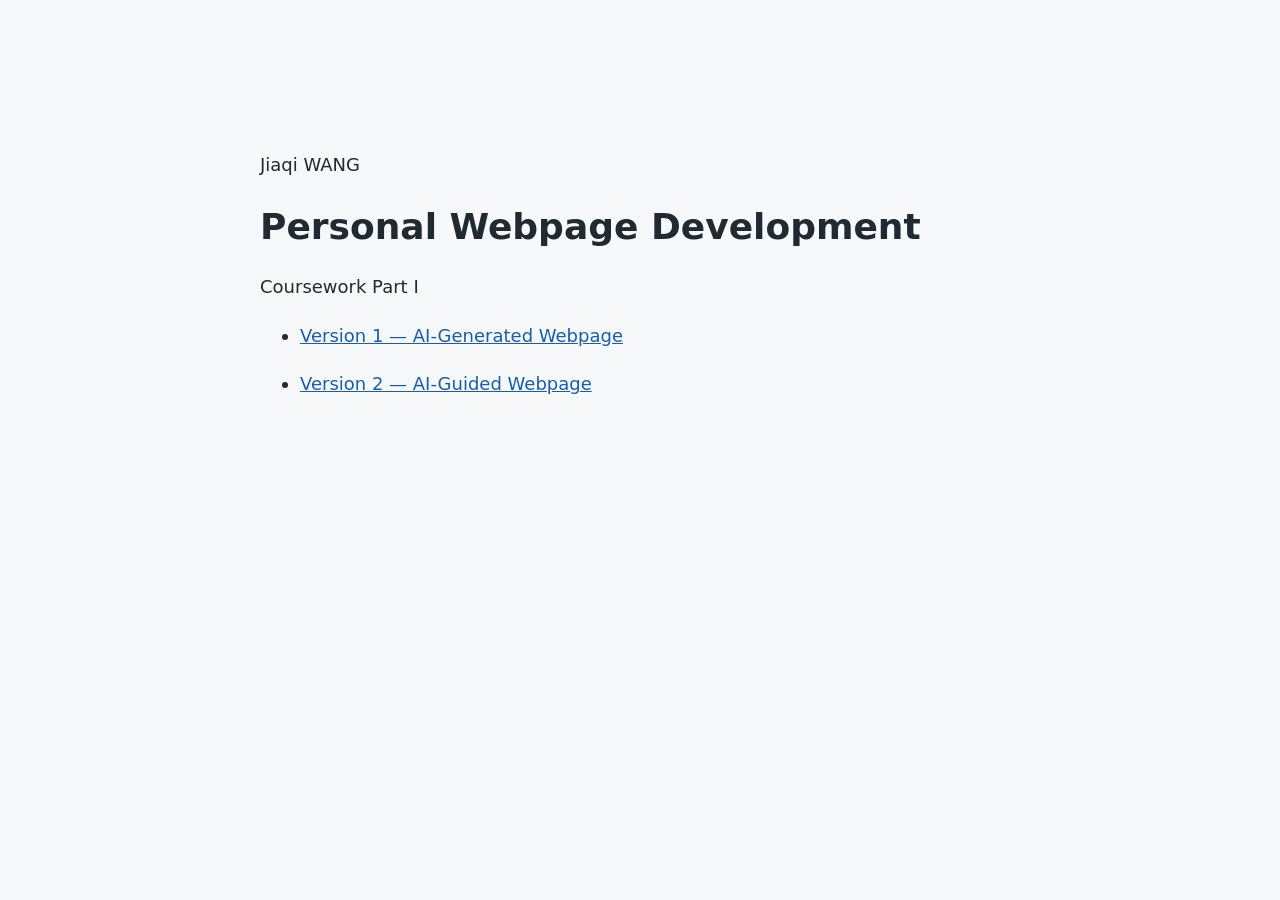
<file: index.html>
<!doctype html>
<html lang="en"><head><meta charset="utf-8"><meta name="viewport" content="width=device-width,initial-scale=1"><title>Jiaqi WANG | Coursework Part I</title><style>body{max-width:760px;margin:12vh auto;padding:24px;font:18px/1.7 system-ui,sans-serif;color:#202a32;background:#f7f8fa}h1{line-height:1.2}a{color:#185db1}li{margin:18px 0}</style></head><body><main><p>Jiaqi WANG</p><h1>Personal Webpage Development</h1><p>Coursework Part I</p><ul><li><a href="version-1-ai-generated/">Version 1 — AI-Generated Webpage</a></li><li><a href="version-2-ai-guided/">Version 2 — AI-Guided Webpage</a></li></ul></main></body></html>
</file>
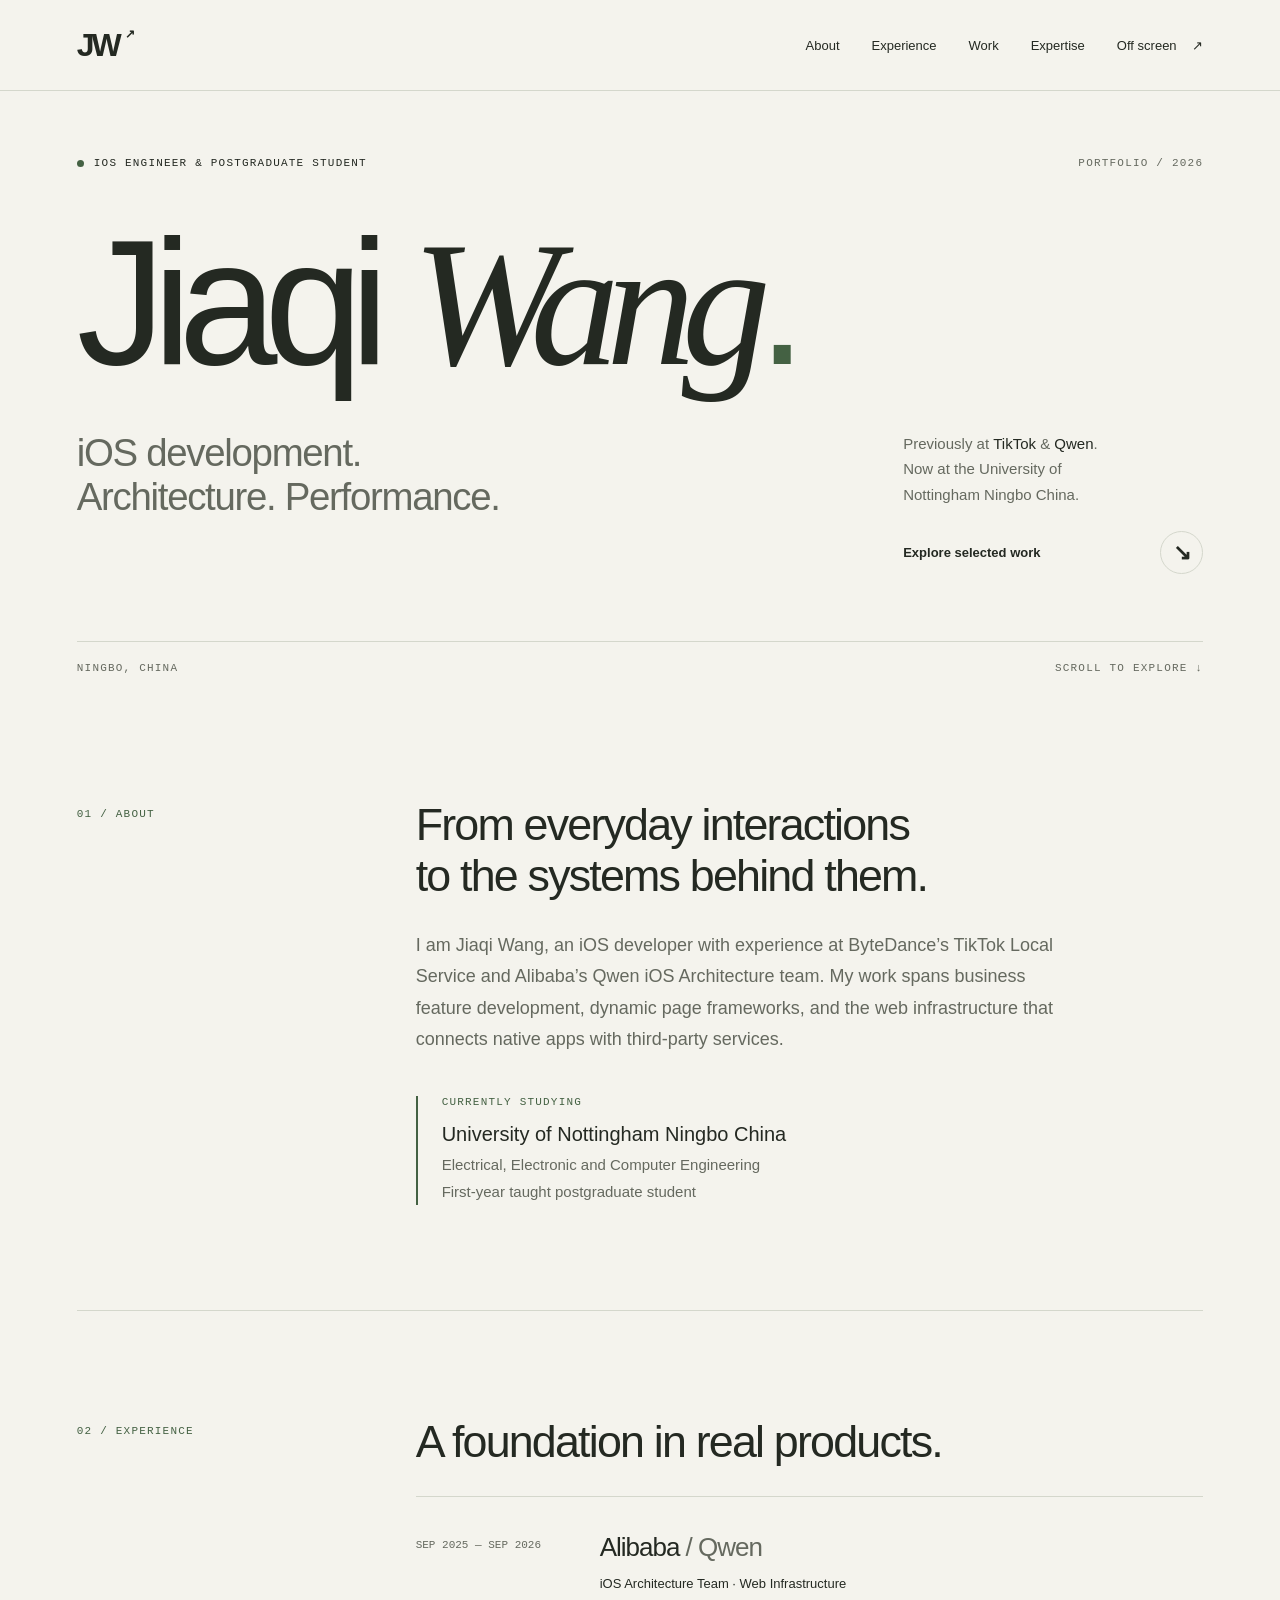
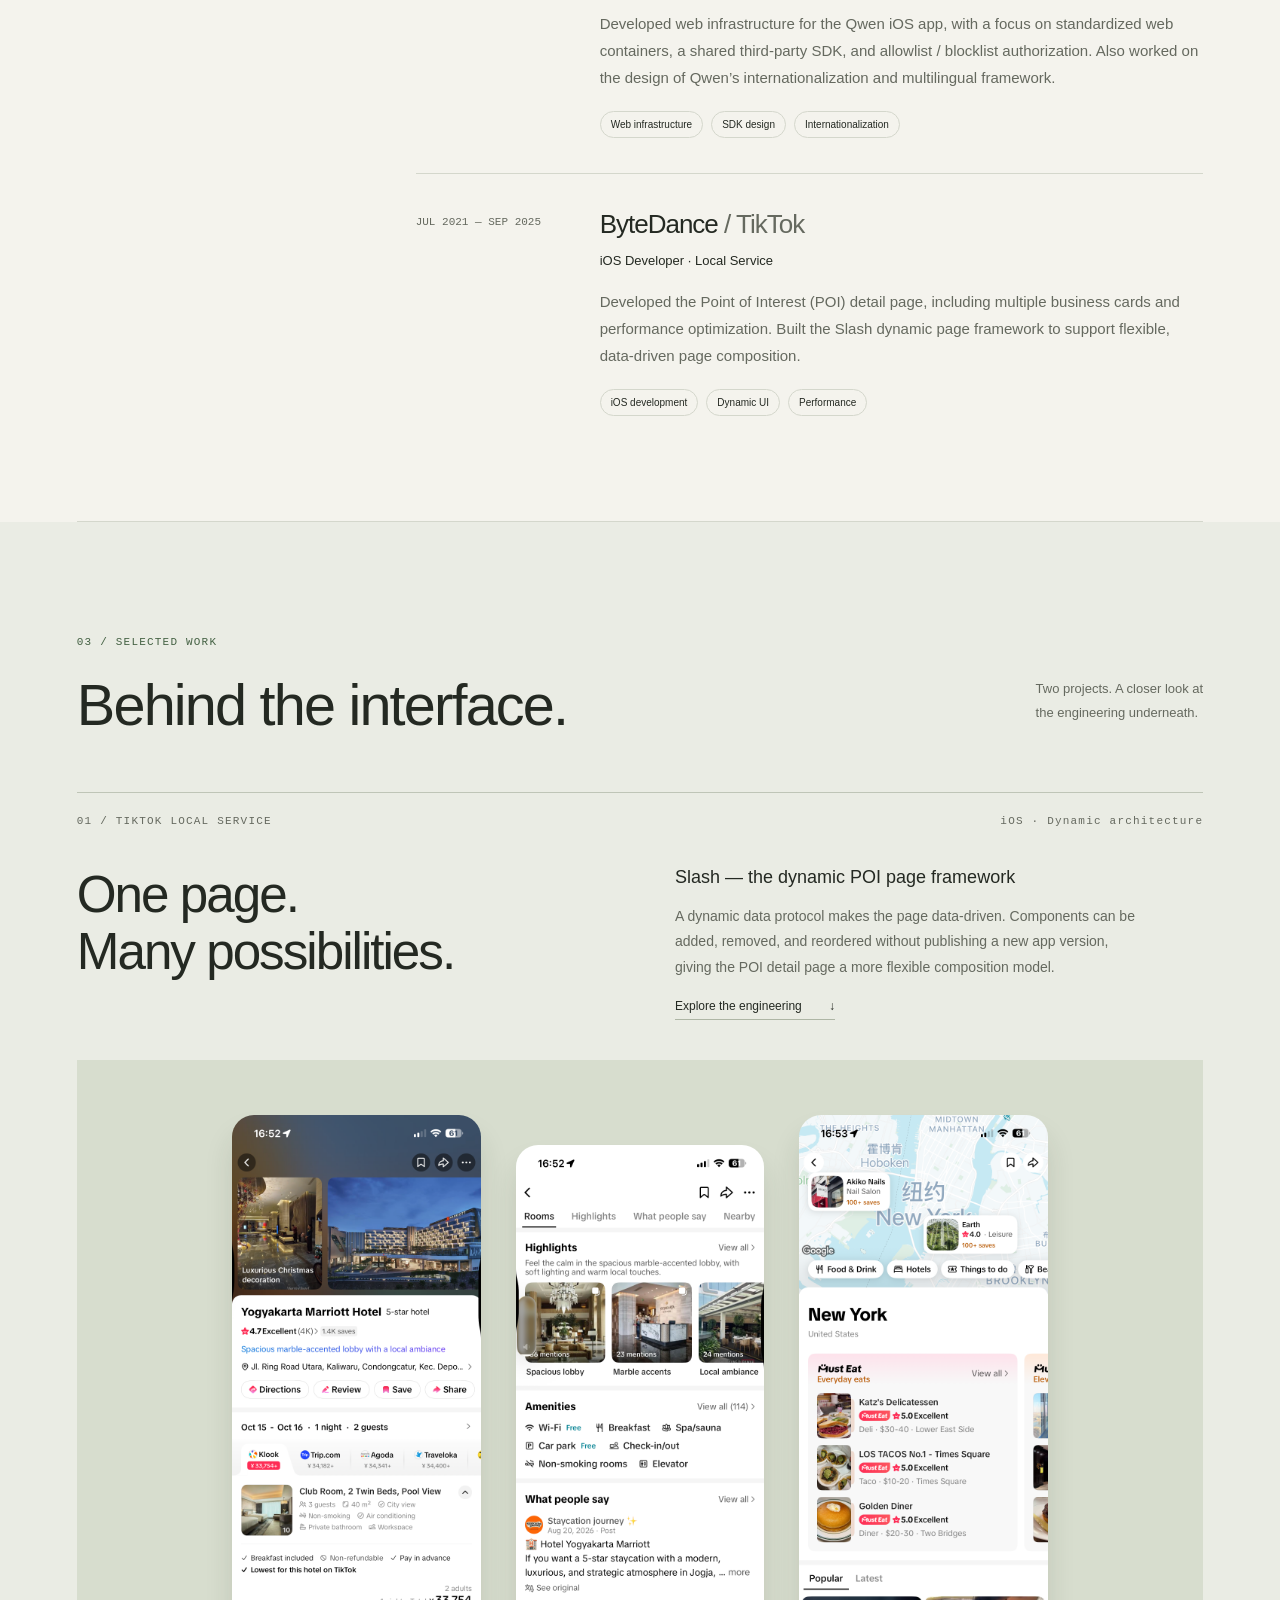
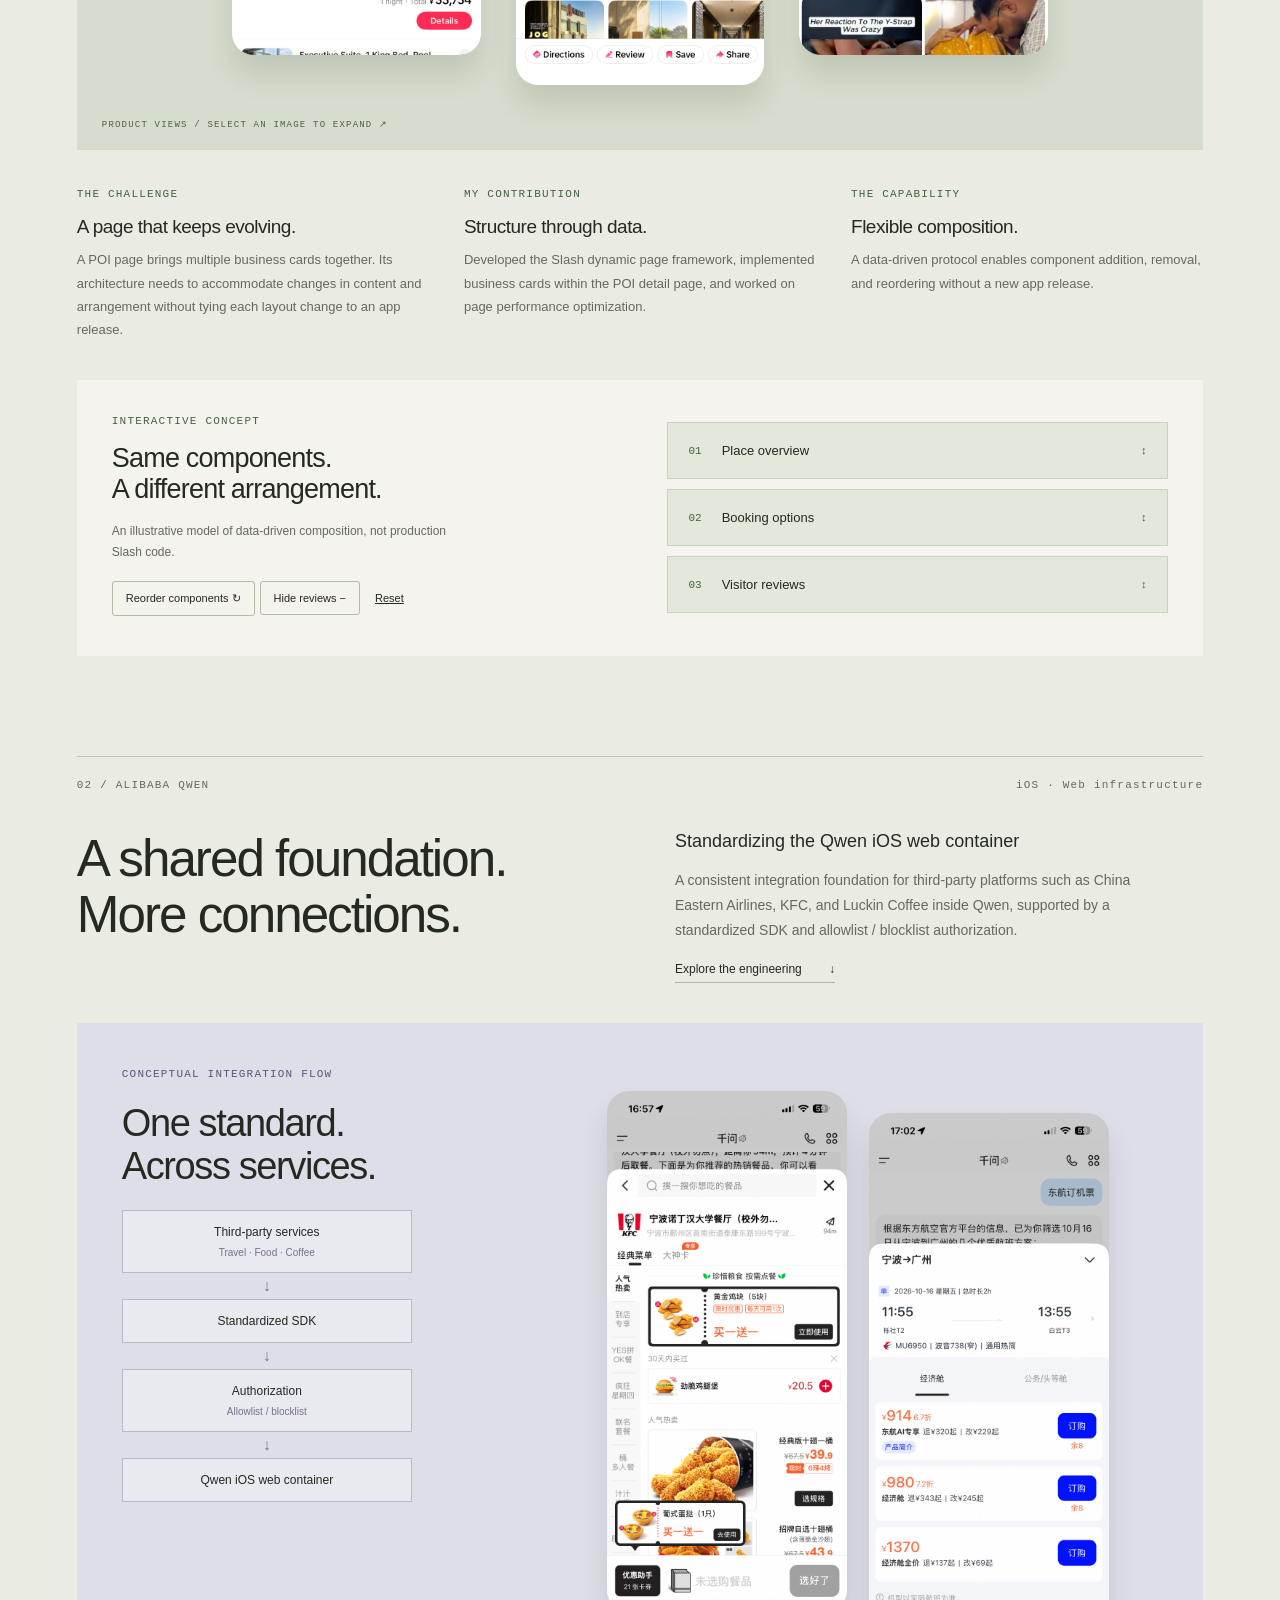
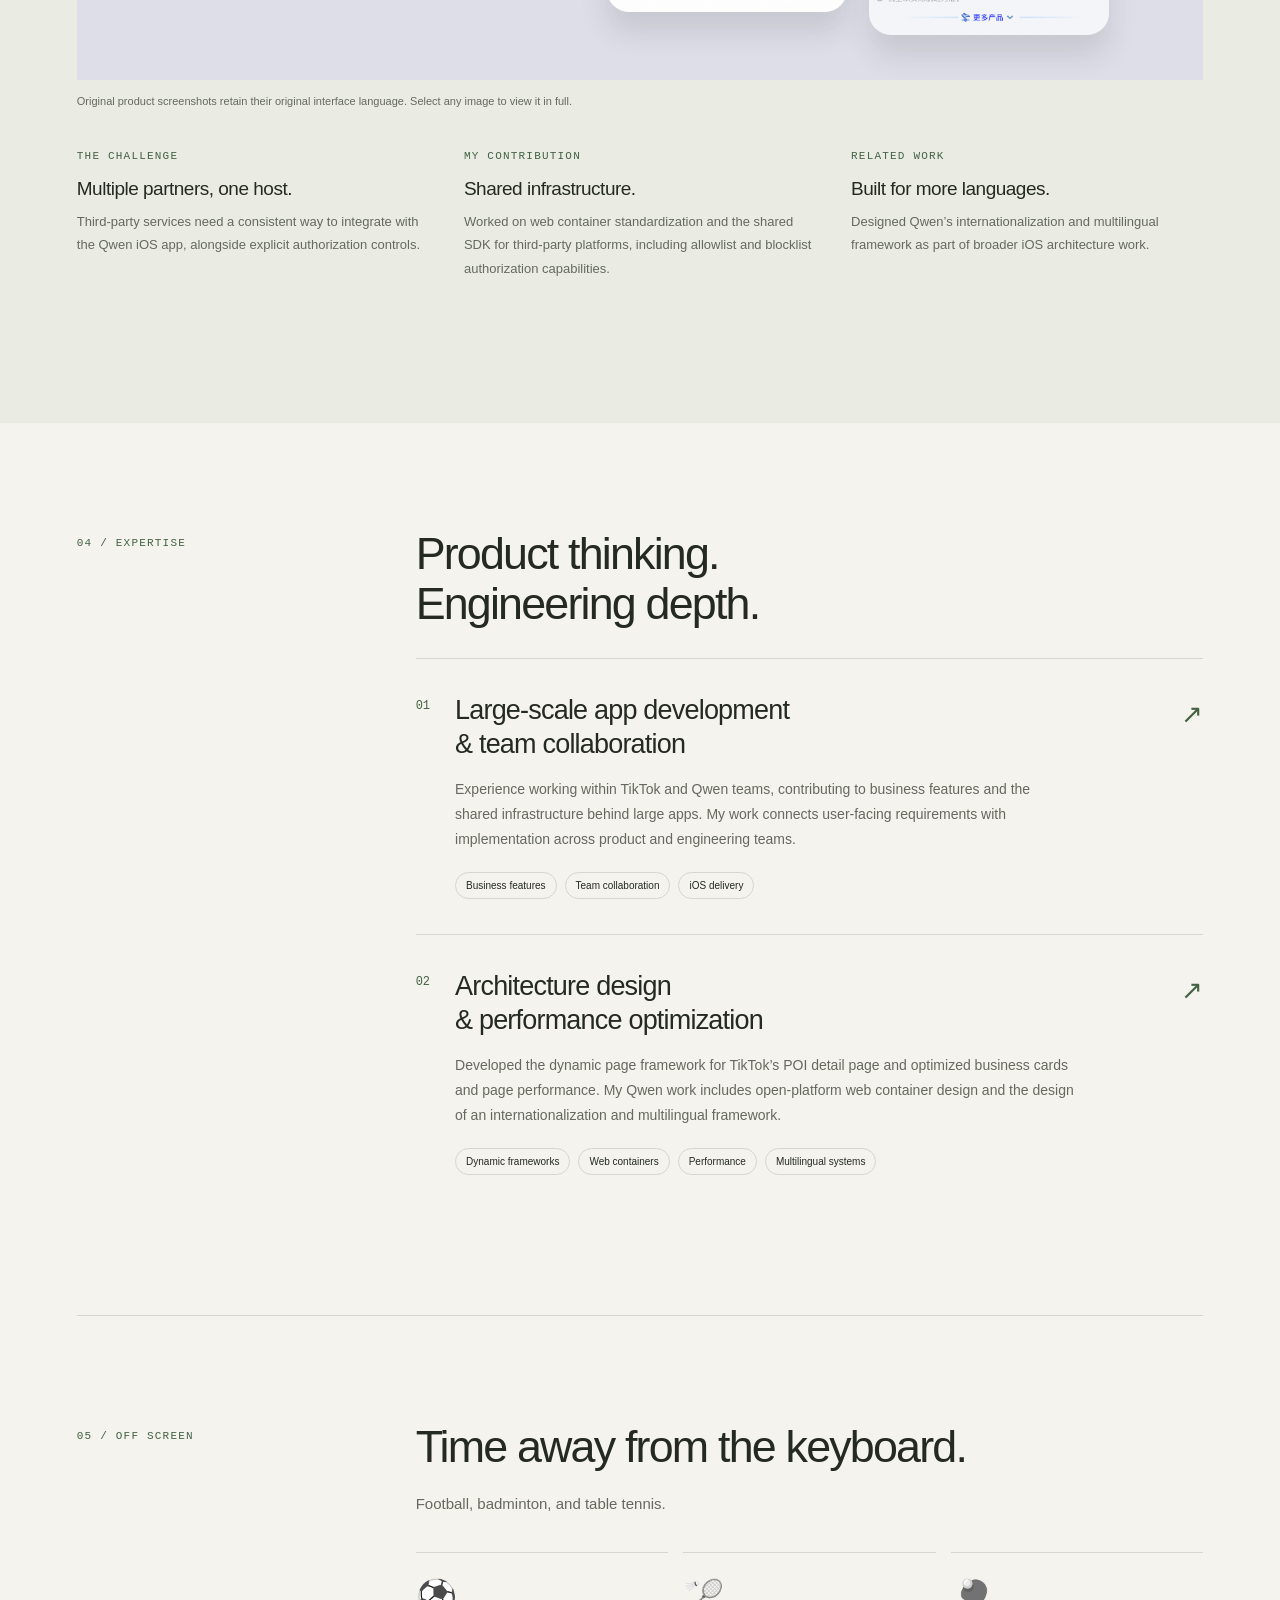
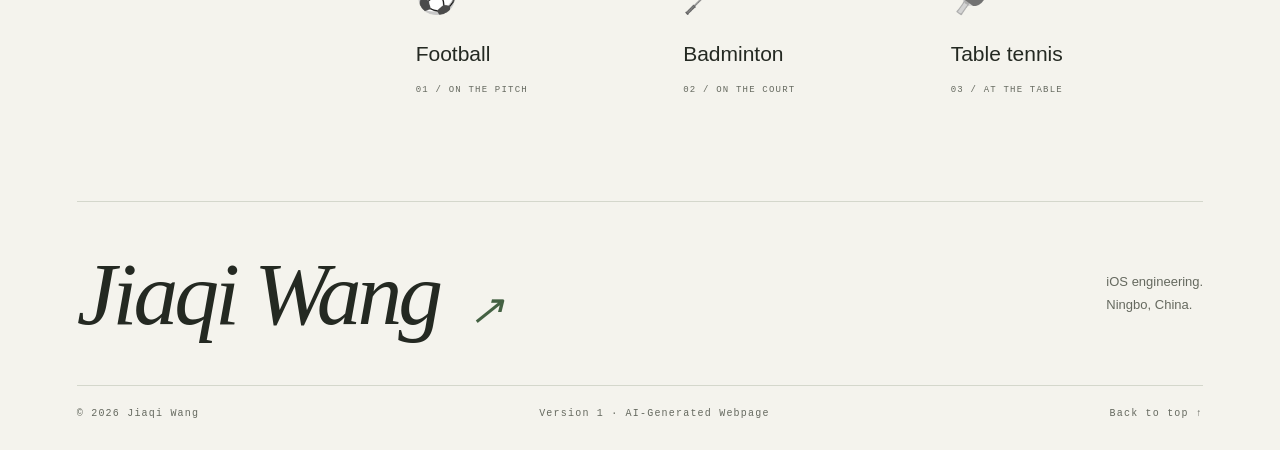
<file: version-1-ai-generated/index.html>
<!doctype html>
<html lang="en">
<head><meta charset="utf-8"><meta name="viewport" content="width=device-width, initial-scale=1"><meta name="description" content="Jiaqi Wang — iOS engineering, dynamic page architecture and web infrastructure. Selected work at TikTok and Qwen."><meta name="theme-color" content="#f4f3ed"><title>Jiaqi Wang — iOS Engineer</title><link rel="stylesheet" href="styles.css"><script src="script.js" defer></script></head>
<body>
<a class="skip" href="#main">Skip to content</a>
<header class="header"><a class="wordmark" href="#home" aria-label="Jiaqi Wang home">JW<span>↗</span></a><nav aria-label="Main navigation"><a href="#about">About</a><a href="#experience">Experience</a><a href="#work">Work</a><a href="#expertise">Expertise</a><a href="#interests">Off screen <span>↗</span></a></nav></header>
<main id="main">
<section class="hero wrap" id="home"><div class="eyebrow"><span class="dot"></span> IOS ENGINEER & POSTGRADUATE STUDENT <span class="edition">PORTFOLIO / 2026</span></div><h1>Jiaqi <span>Wang</span><span class="name-period">.</span></h1><div class="hero-bottom"><div><p class="hero-field">iOS development.<br>Architecture. Performance.</p><!-- Personal one-line introduction intentionally left blank. --><p id="personal-introduction"></p></div><div class="hero-aside"><p>Previously at <strong>TikTok</strong> & <strong>Qwen</strong>.<br>Now at the University of<br>Nottingham Ningbo China.</p><a class="round-link" href="#work">Explore selected work <span>↘</span></a></div></div><div class="hero-rule"><span>NINGBO, CHINA</span><span>SCROLL TO EXPLORE ↓</span></div></section>
<section class="about wrap section" id="about"><div class="section-label">01 / ABOUT</div><div class="about-copy"><h2>From everyday interactions<br>to the systems behind them.</h2><p>I am Jiaqi Wang, an iOS developer with experience at ByteDance’s TikTok Local Service and Alibaba’s Qwen iOS Architecture team. My work spans business feature development, dynamic page frameworks, and the web infrastructure that connects native apps with third-party services.</p><div class="education"><span class="tiny">CURRENTLY STUDYING</span><h3>University of Nottingham Ningbo China</h3><p>Electrical, Electronic and Computer Engineering<br>First-year taught postgraduate student</p></div></div></section>
<section class="experience wrap section" id="experience"><div class="section-label">02 / EXPERIENCE</div><div><h2>A foundation in real products.</h2><article class="role"><div class="role-date">SEP 2025 — SEP 2026</div><div><h3>Alibaba <span>/ Qwen</span></h3><p class="role-title">iOS Architecture Team · Web Infrastructure</p><p>Developed web infrastructure for the Qwen iOS app, with a focus on standardized web containers, a shared third-party SDK, and allowlist / blocklist authorization. Also worked on the design of Qwen’s internationalization and multilingual framework.</p><div class="tags"><span>Web infrastructure</span><span>SDK design</span><span>Internationalization</span></div></div></article><article class="role"><div class="role-date">JUL 2021 — SEP 2025</div><div><h3>ByteDance <span>/ TikTok</span></h3><p class="role-title">iOS Developer · Local Service</p><p>Developed the Point of Interest (POI) detail page, including multiple business cards and performance optimization. Built the Slash dynamic page framework to support flexible, data-driven page composition.</p><div class="tags"><span>iOS development</span><span>Dynamic UI</span><span>Performance</span></div></div></article></div></section>
<section class="work section" id="work"><div class="wrap"><div class="work-heading"><div><div class="section-label">03 / SELECTED WORK</div><h2>Behind the interface.</h2></div><p>Two projects. A closer look at<br>the engineering underneath.</p></div>
<article class="project" id="slash"><div class="project-top"><span>01 / TIKTOK LOCAL SERVICE</span><span>iOS · Dynamic architecture</span></div><div class="project-intro"><h3>One page.<br>Many possibilities.</h3><div><h4>Slash — the dynamic POI page framework</h4><p>A dynamic data protocol makes the page data-driven. Components can be added, removed, and reordered without publishing a new app version, giving the POI detail page a more flexible composition model.</p><a class="text-link" href="#slash-details">Explore the engineering <span>↓</span></a></div></div><div class="gallery poi-gallery"><button class="image-button" data-image="assets/poi-1.png" data-caption="TikTok POI — hotel overview and booking cards" aria-label="Enlarge TikTok hotel overview screenshot"><img src="assets/poi-1.png" alt="TikTok hotel POI page with hotel information and booking cards" loading="lazy"></button><button class="image-button" data-image="assets/poi-2.png" data-caption="TikTok POI — detail page, second view" aria-label="Enlarge second TikTok POI screenshot"><img src="assets/poi-2.png" alt="Second supplied view of the TikTok POI detail page" loading="lazy"></button><button class="image-button" data-image="assets/poi-3.png" data-caption="TikTok POI — detail page, third view" aria-label="Enlarge third TikTok POI screenshot"><img src="assets/poi-3.png" alt="Third supplied view of the TikTok POI detail page" loading="lazy"></button><span class="gallery-note">PRODUCT VIEWS / SELECT AN IMAGE TO EXPAND ↗</span></div><div class="project-details" id="slash-details"><div><span class="tiny">THE CHALLENGE</span><h4>A page that keeps evolving.</h4><p>A POI page brings multiple business cards together. Its architecture needs to accommodate changes in content and arrangement without tying each layout change to an app release.</p></div><div><span class="tiny">MY CONTRIBUTION</span><h4>Structure through data.</h4><p>Developed the Slash dynamic page framework, implemented business cards within the POI detail page, and worked on page performance optimization.</p></div><div><span class="tiny">THE CAPABILITY</span><h4>Flexible composition.</h4><p>A data-driven protocol enables component addition, removal, and reordering without a new app release.</p></div></div>
<div class="demo"><div><span class="tiny">INTERACTIVE CONCEPT</span><h4>Same components.<br>A different arrangement.</h4><p>An illustrative model of data-driven composition, not production Slash code.</p><button id="reorder" class="small-button">Reorder components ↻</button><button id="toggle-card" class="small-button" aria-pressed="false">Hide reviews −</button><button id="reset-demo" class="reset-button">Reset</button></div><div class="demo-stack" id="demo-stack" aria-label="Illustrative component layout"><div data-card="overview"><span>01</span> Place overview <span>↕</span></div><div data-card="booking"><span>02</span> Booking options <span>↕</span></div><div data-card="reviews"><span>03</span> Visitor reviews <span>↕</span></div></div><p class="sr-only" id="demo-status" role="status"></p></div></article>
<article class="project qwen" id="qwen"><div class="project-top"><span>02 / ALIBABA QWEN</span><span>iOS · Web infrastructure</span></div><div class="project-intro"><h3>A shared foundation.<br>More connections.</h3><div><h4>Standardizing the Qwen iOS web container</h4><p>A consistent integration foundation for third-party platforms such as China Eastern Airlines, KFC, and Luckin Coffee inside Qwen, supported by a standardized SDK and allowlist / blocklist authorization.</p><a class="text-link" href="#qwen-details">Explore the engineering <span>↓</span></a></div></div><div class="qwen-visual"><div class="qwen-diagram"><span class="tiny">CONCEPTUAL INTEGRATION FLOW</span><h4>One standard.<br>Across services.</h4><div class="flow"><div>Third-party services<small>Travel · Food · Coffee</small></div><span>↓</span><div>Standardized SDK</div><span>↓</span><div>Authorization<small>Allowlist / blocklist</small></div><span>↓</span><div>Qwen iOS web container</div></div></div><div class="gallery qwen-gallery"><button class="image-button" data-image="assets/qwen-1.png" data-caption="Qwen — KFC service inside the app" aria-label="Enlarge Qwen KFC screenshot"><img src="assets/qwen-1.png" alt="KFC ordering service displayed inside the Qwen iOS app" loading="lazy"></button><button class="image-button" data-image="assets/qwen-2.png" data-caption="Qwen — second supplied service view" aria-label="Enlarge second Qwen screenshot"><img src="assets/qwen-2.png" alt="Second supplied screenshot of the Qwen service experience" loading="lazy"></button></div></div><p class="image-caption">Original product screenshots retain their original interface language. Select any image to view it in full.</p><div class="project-details" id="qwen-details"><div><span class="tiny">THE CHALLENGE</span><h4>Multiple partners, one host.</h4><p>Third-party services need a consistent way to integrate with the Qwen iOS app, alongside explicit authorization controls.</p></div><div><span class="tiny">MY CONTRIBUTION</span><h4>Shared infrastructure.</h4><p>Worked on web container standardization and the shared SDK for third-party platforms, including allowlist and blocklist authorization capabilities.</p></div><div><span class="tiny">RELATED WORK</span><h4>Built for more languages.</h4><p>Designed Qwen’s internationalization and multilingual framework as part of broader iOS architecture work.</p></div></div></article></div></section>
<section class="expertise wrap section" id="expertise"><div class="section-label">04 / EXPERTISE</div><div><h2>Product thinking.<br>Engineering depth.</h2><article class="expertise-row"><span>01</span><div><h3>Large-scale app development<br>& team collaboration</h3><p>Experience working within TikTok and Qwen teams, contributing to business features and the shared infrastructure behind large apps. My work connects user-facing requirements with implementation across product and engineering teams.</p><div class="tags"><span>Business features</span><span>Team collaboration</span><span>iOS delivery</span></div></div><span class="arrow">↗</span></article><article class="expertise-row"><span>02</span><div><h3>Architecture design<br>& performance optimization</h3><p>Developed the dynamic page framework for TikTok’s POI detail page and optimized business cards and page performance. My Qwen work includes open-platform web container design and the design of an internationalization and multilingual framework.</p><div class="tags"><span>Dynamic frameworks</span><span>Web containers</span><span>Performance</span><span>Multilingual systems</span></div></div><span class="arrow">↗</span></article></div></section>
<section class="interests wrap section" id="interests"><div class="section-label">05 / OFF SCREEN</div><div><h2>Time away from the keyboard.</h2><p class="interest-intro">Football, badminton, and table tennis.</p><div class="sports"><div><span aria-hidden="true">⚽</span><h3>Football</h3><small>01 / ON THE PITCH</small></div><div><span aria-hidden="true">🏸</span><h3>Badminton</h3><small>02 / ON THE COURT</small></div><div><span aria-hidden="true">🏓</span><h3>Table tennis</h3><small>03 / AT THE TABLE</small></div></div></div></section>
</main><footer class="wrap"><div class="footer-top"><a href="#home">Jiaqi Wang<span>↗</span></a><p>iOS engineering.<br>Ningbo, China.</p></div><div class="footer-bottom"><span>© 2026 Jiaqi Wang</span><span>Version 1 · AI-Generated Webpage</span><a href="#home">Back to top ↑</a></div></footer>
<dialog id="lightbox" aria-label="Project screenshot viewer"><div class="lightbox-toolbar"><p id="image-caption"></p><button id="close-lightbox" aria-label="Close screenshot viewer">Close ×</button></div><img id="full-image" alt="Selected project screenshot"></dialog>
</body></html>
</file>
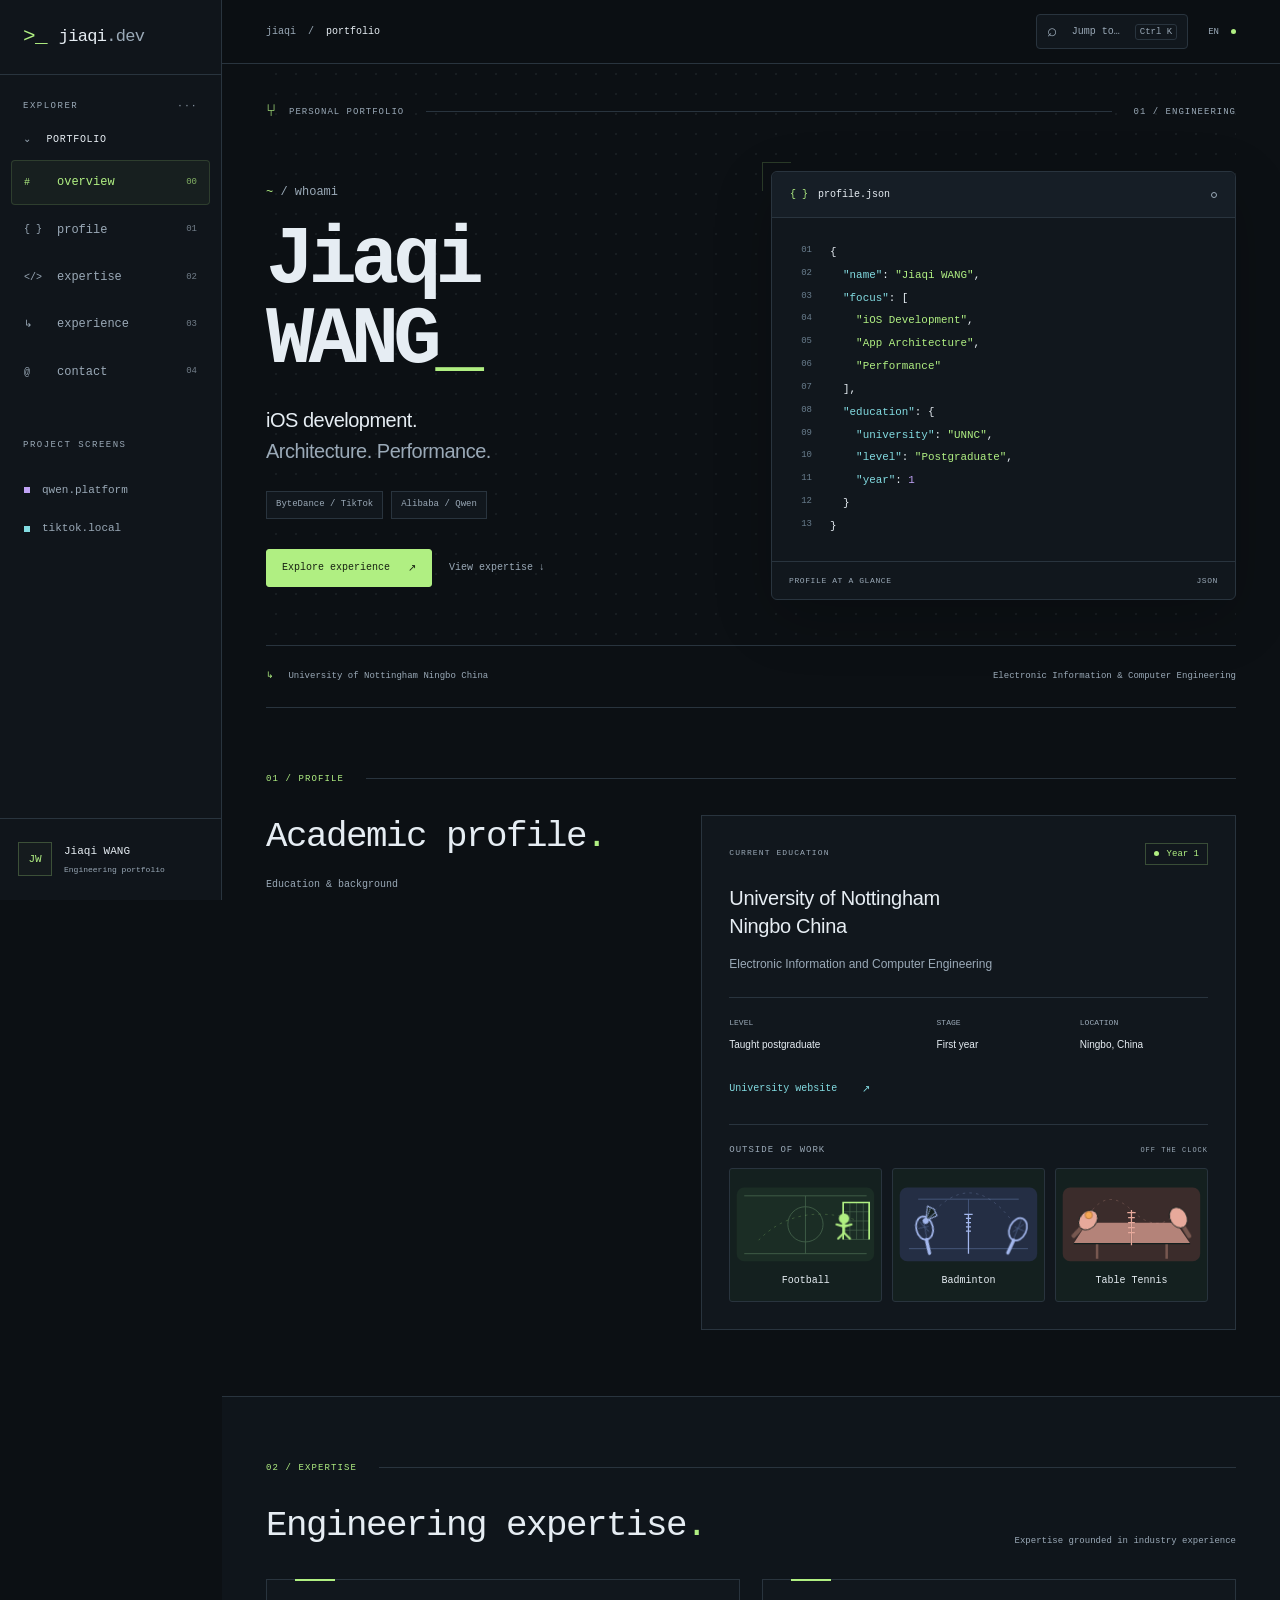
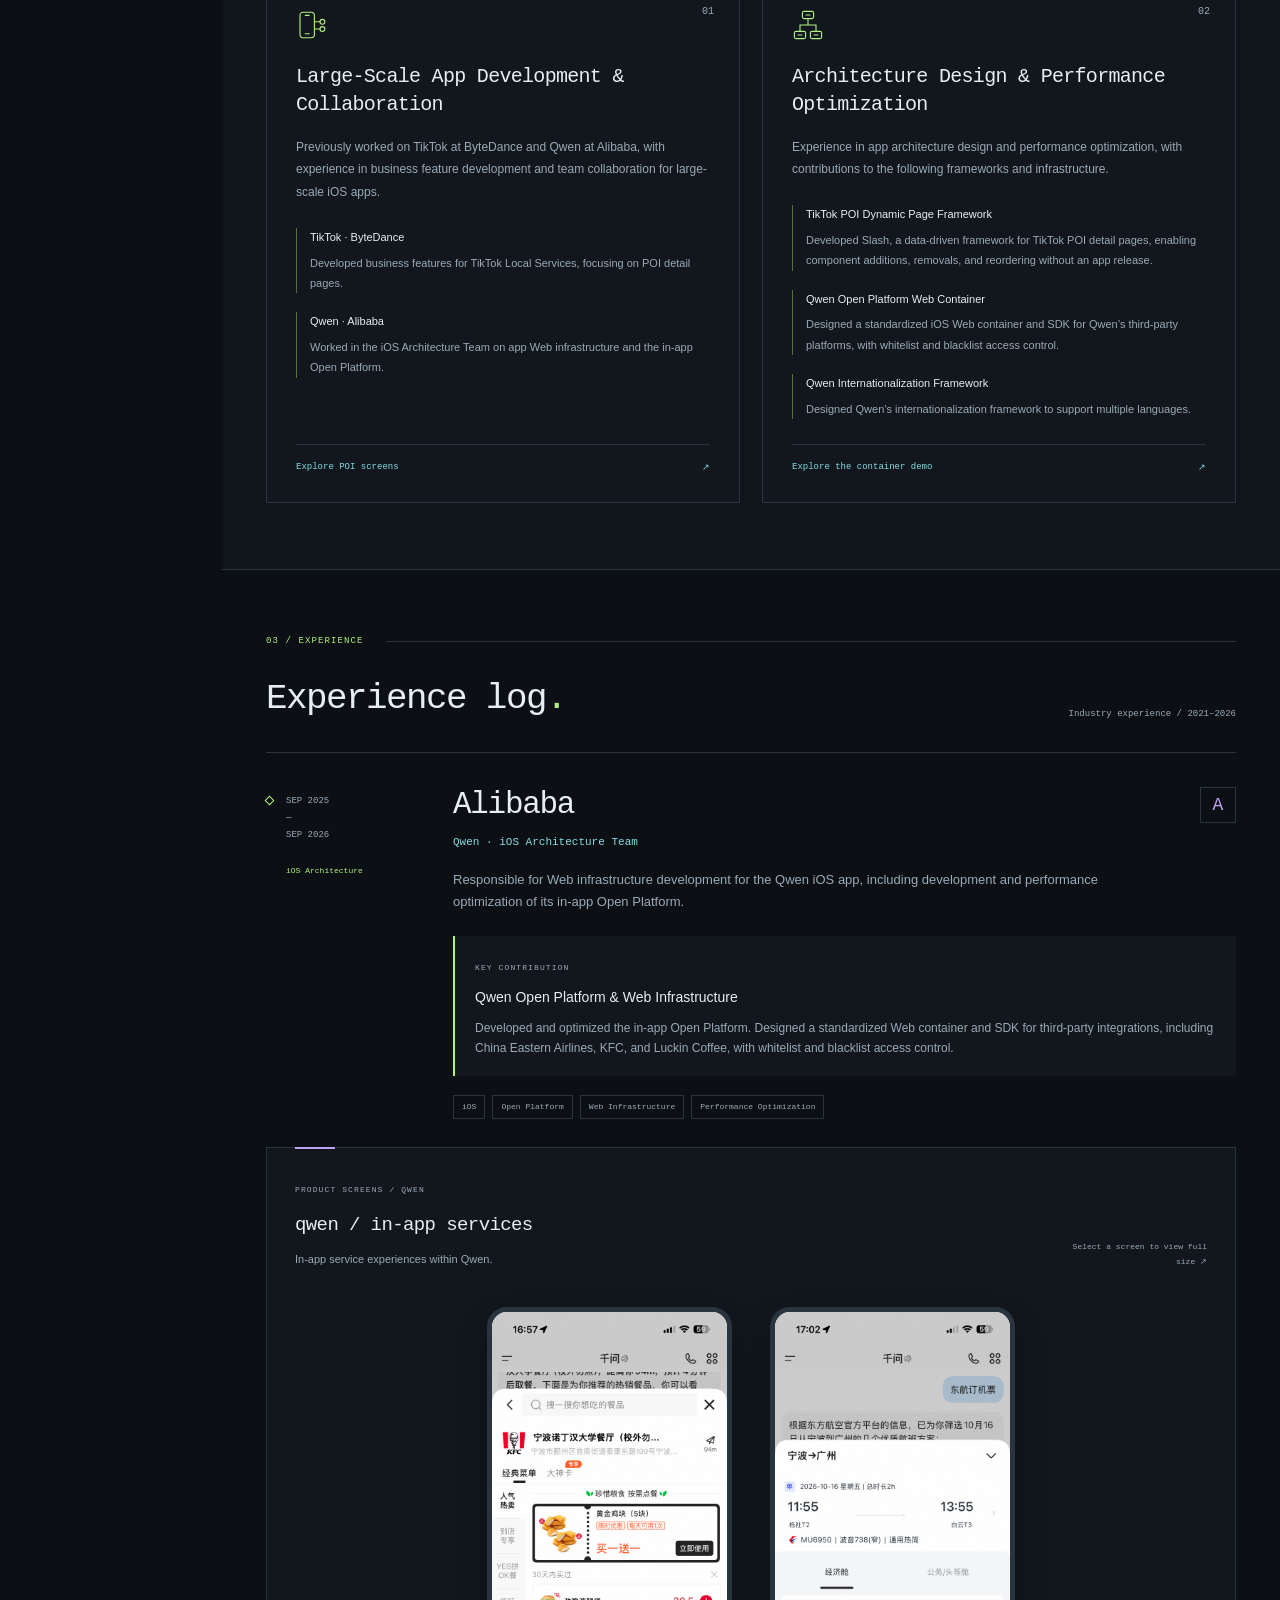
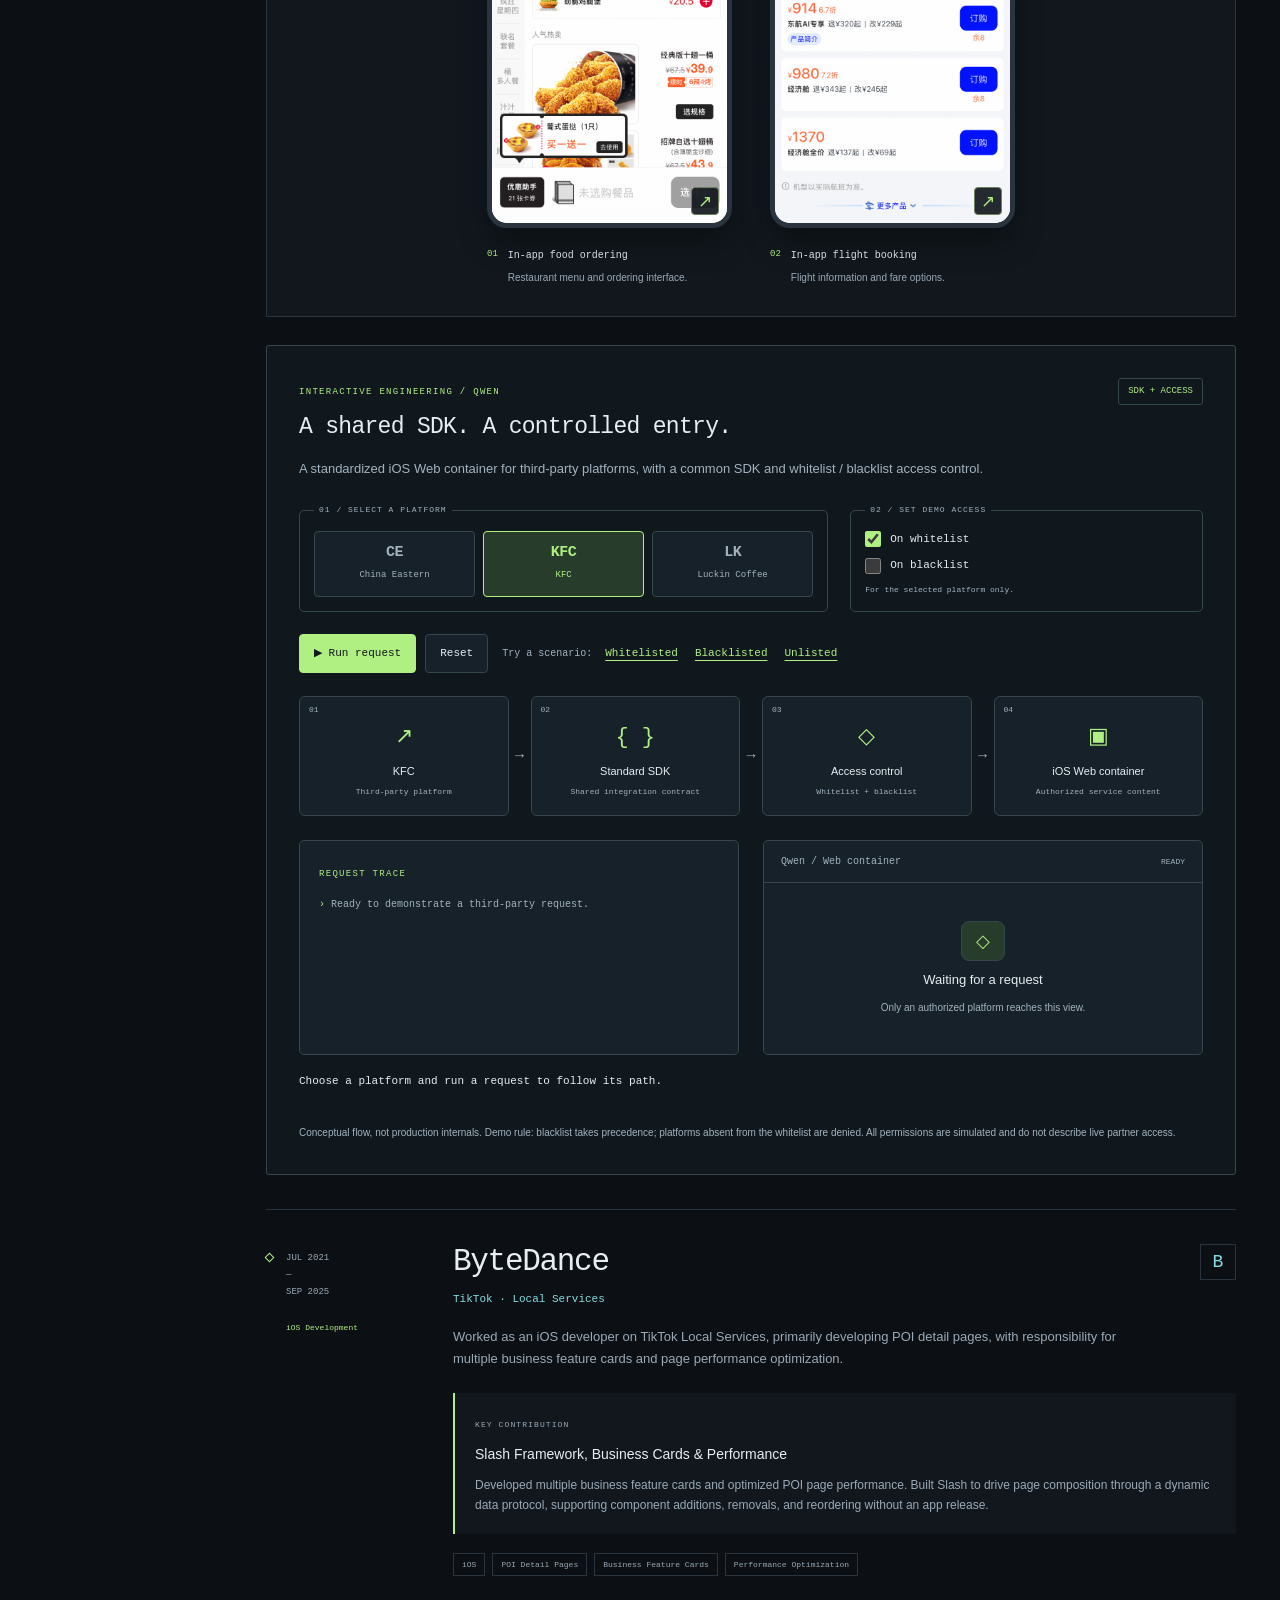
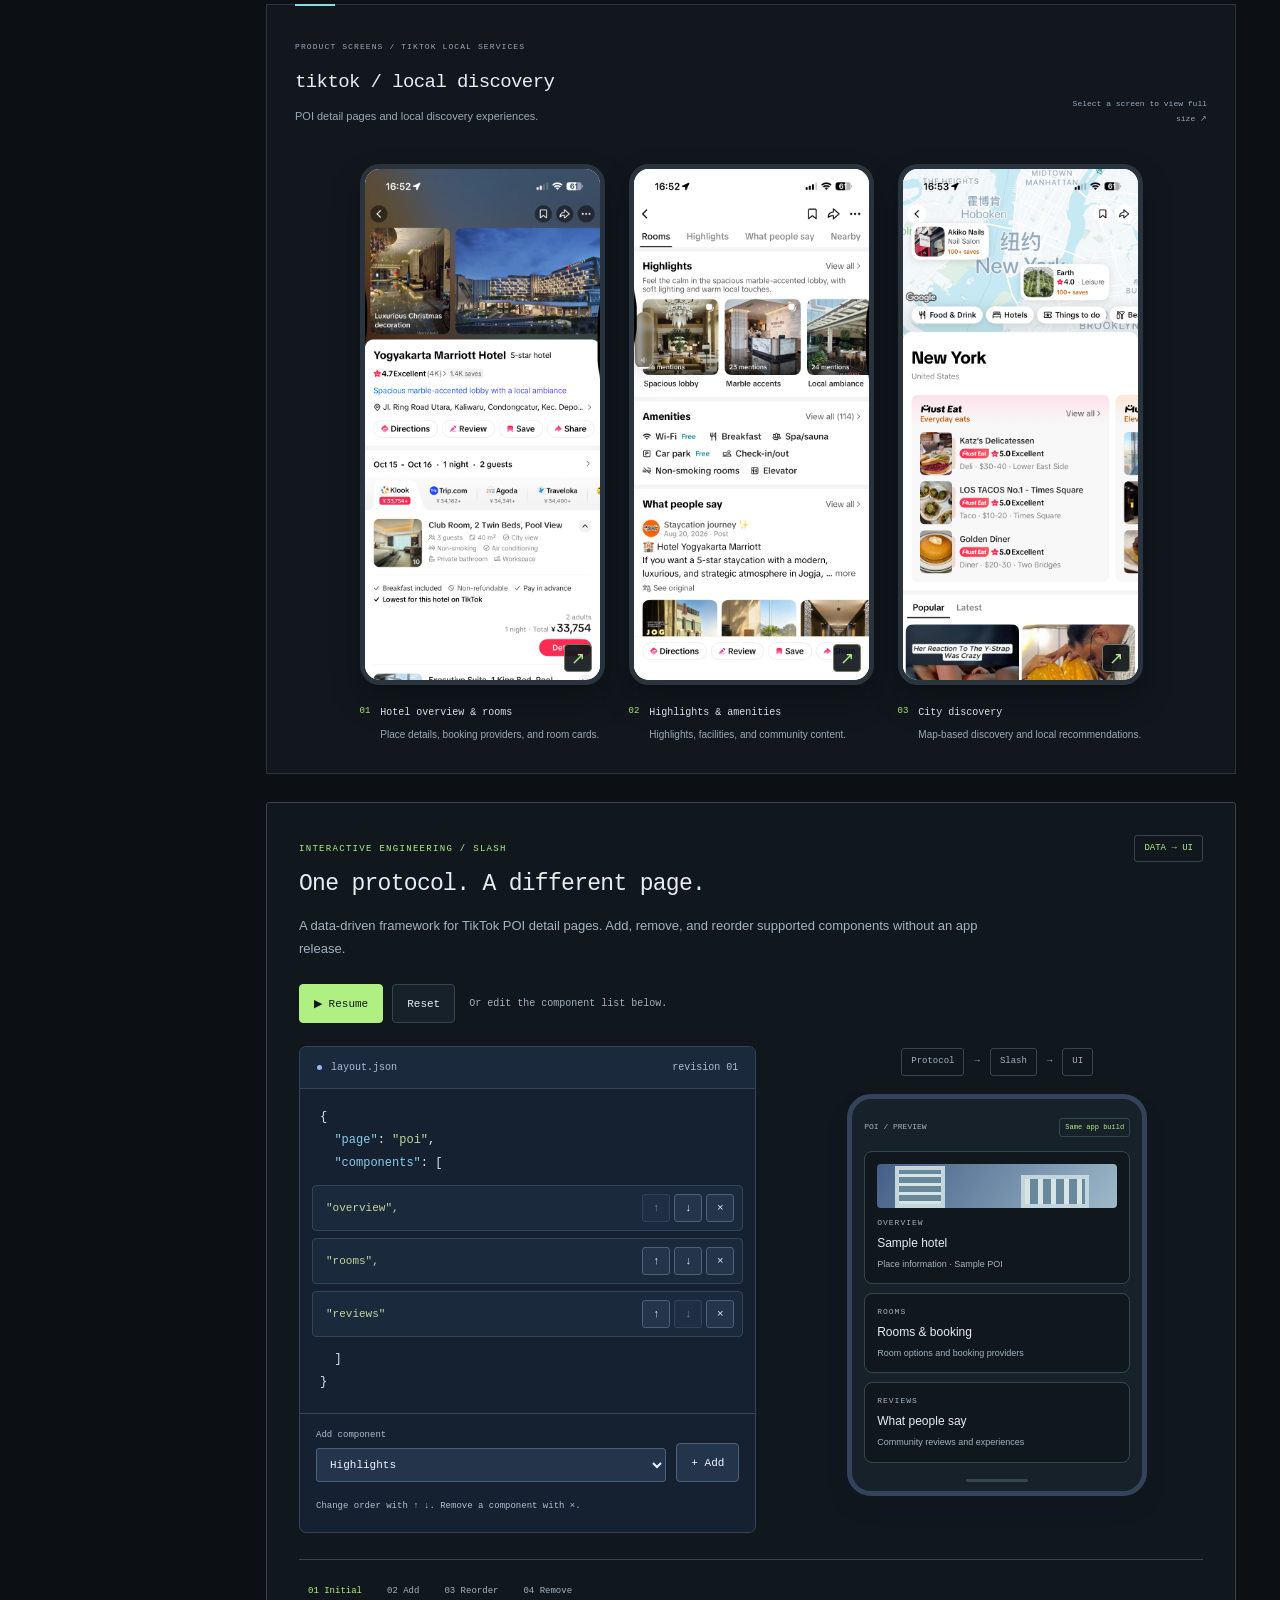
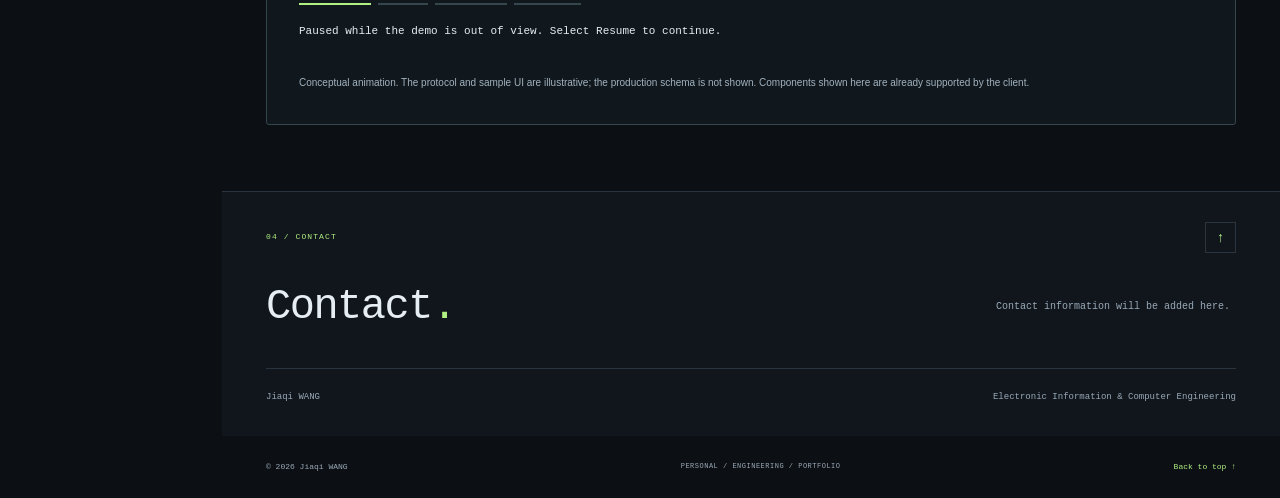
<file: version-2-ai-guided/index.html>
<!doctype html>
<html lang="en">
<head>
  <meta charset="utf-8">
  <meta name="viewport" content="width=device-width, initial-scale=1">
  <meta name="description" content="Jiaqi WANG — iOS development, architecture design, and performance optimization. Experience at TikTok and Qwen. Taught postgraduate at the University of Nottingham Ningbo China.">
  <meta name="theme-color" content="#0c1014">
  <meta property="og:title" content="Jiaqi WANG / Engineering Portfolio">
  <meta property="og:description" content="iOS · App Architecture · Web Infrastructure · Performance Optimization">
  <meta property="og:type" content="website">
  <title>Jiaqi WANG / Engineering Portfolio</title>
  <link rel="icon" type="image/svg+xml" href="favicon.svg">
  <link rel="stylesheet" href="styles.css">
  <script src="script.js" defer></script>
  <link rel="stylesheet" href="demos.css">
  <script src="demos.js" defer></script>
  <link rel="stylesheet" href="hobbies.css">
  <script src="hobbies.js" defer></script>
</head>
<body class="geek-theme">
  <a class="skip-link" href="#main">Skip to content</a>
  <aside class="sidebar" aria-label="Portfolio navigation">
    <a class="brand" href="#home" aria-label="Jiaqi Wang, home"><span class="brand-icon" aria-hidden="true">&gt;_</span><span>jiaqi<span class="muted">.dev</span></span></a>
    <div class="explorer-label">EXPLORER <span aria-hidden="true">···</span></div>
    <div class="folder-label"><span aria-hidden="true">⌄</span> PORTFOLIO</div>
    <nav id="navigation" aria-label="Main navigation">
      <a href="#home" aria-current="location"><span class="file-icon" aria-hidden="true">#</span>overview<span class="nav-index">00</span></a>
      <a href="#profile"><span class="file-icon" aria-hidden="true">{ }</span>profile<span class="nav-index">01</span></a>
      <a href="#expertise"><span class="file-icon" aria-hidden="true">&lt;/&gt;</span>expertise<span class="nav-index">02</span></a>
      <a href="#experience"><span class="file-icon" aria-hidden="true">↳</span>experience<span class="nav-index">03</span></a>
      <a href="#contact"><span class="file-icon" aria-hidden="true">@</span>contact<span class="nav-index">04</span></a>
    </nav>
    <div class="sidebar-projects"><span class="explorer-label">PROJECT SCREENS</span><a href="#qwen-showcase"><span class="small-square violet" aria-hidden="true"></span>qwen.platform</a><a href="#poi-showcase"><span class="small-square cyan" aria-hidden="true"></span>tiktok.local</a></div>
    <div class="sidebar-bottom"><span class="mini-avatar" aria-hidden="true">JW</span><div>Jiaqi WANG<small>Engineering portfolio</small></div></div>
  </aside>
  <div class="workspace">
    <header class="topbar"><a href="#home" class="breadcrumb"><span>jiaqi</span><span aria-hidden="true">/</span><strong>portfolio</strong></a><button id="command-trigger" class="command-trigger" type="button" hidden><span aria-hidden="true">⌕</span> Jump to… <kbd id="shortcut-label">⌘ K</kbd></button><span class="topbar-label">EN <span class="status-dot" aria-hidden="true"></span></span></header>
    <main id="main">
      <section class="hero wrap" id="home" aria-labelledby="hero-title">
        <div class="hero-kicker"><span class="branch-symbol" aria-hidden="true">⑂</span> PERSONAL PORTFOLIO <span class="hero-kicker-rule"></span> <span>01 / ENGINEERING</span></div>
        <div class="hero-layout">
          <div class="hero-copy"><p class="terminal-prompt"><span>~</span> / whoami</p><h1 id="hero-title">Jiaqi<br>WANG<span class="cursor" aria-hidden="true">_</span></h1><p class="role-line">iOS development.<br><span>Architecture. Performance.</span></p><p id="personal-introduction" hidden></p><div class="hero-tags"><span>ByteDance / TikTok</span><span>Alibaba / Qwen</span></div><a class="primary-link" href="#experience">Explore experience <span aria-hidden="true">↗</span></a><a class="secondary-link" href="#expertise">View expertise <span aria-hidden="true">↓</span></a></div>
          <div class="identity-file" aria-label="Profile at a glance"><div class="file-tab"><span class="file-tab-icon" aria-hidden="true">{ }</span> profile.json <span class="file-tab-dot" aria-hidden="true"></span></div><div class="code-body"><div class="code-line"><span class="line-number" aria-hidden="true">01</span><span>{</span></div><div class="code-line"><span class="line-number" aria-hidden="true">02</span><span>&nbsp; <span class="code-key">"name"</span>: <span class="code-string">"Jiaqi WANG"</span>,</span></div><div class="code-line"><span class="line-number" aria-hidden="true">03</span><span>&nbsp; <span class="code-key">"focus"</span>: [</span></div><div class="code-line"><span class="line-number" aria-hidden="true">04</span><span>&nbsp; &nbsp; <span class="code-string">"iOS Development"</span>,</span></div><div class="code-line"><span class="line-number" aria-hidden="true">05</span><span>&nbsp; &nbsp; <span class="code-string">"App Architecture"</span>,</span></div><div class="code-line"><span class="line-number" aria-hidden="true">06</span><span>&nbsp; &nbsp; <span class="code-string">"Performance"</span></span></div><div class="code-line"><span class="line-number" aria-hidden="true">07</span><span>&nbsp; ],</span></div><div class="code-line"><span class="line-number" aria-hidden="true">08</span><span>&nbsp; <span class="code-key">"education"</span>: {</span></div><div class="code-line"><span class="line-number" aria-hidden="true">09</span><span>&nbsp; &nbsp; <span class="code-key">"university"</span>: <span class="code-string">"UNNC"</span>,</span></div><div class="code-line"><span class="line-number" aria-hidden="true">10</span><span>&nbsp; &nbsp; <span class="code-key">"level"</span>: <span class="code-string">"Postgraduate"</span>,</span></div><div class="code-line"><span class="line-number" aria-hidden="true">11</span><span>&nbsp; &nbsp; <span class="code-key">"year"</span>: <span class="code-number">1</span></span></div><div class="code-line"><span class="line-number" aria-hidden="true">12</span><span>&nbsp; }</span></div><div class="code-line"><span class="line-number" aria-hidden="true">13</span><span>}</span></div></div><div class="file-footer"><span>PROFILE AT A GLANCE</span><span>JSON</span></div></div>
        </div>
        <div class="hero-footnote"><span><span class="footnote-marker" aria-hidden="true">↳</span> University of Nottingham Ningbo China</span><span>Electronic Information &amp; Computer Engineering</span></div>
      </section>
    <section class="section wrap profile-section" id="profile" aria-labelledby="profile-title">
      <div class="section-index"><span>01 / PROFILE</span><span class="line"></span></div>
      <div class="profile-layout"><div class="section-intro"><h2 id="profile-title">Academic profile<span class="heading-dot">.</span></h2><p class="section-note">Education & background</p></div>
        <div class="profile-content"><div class="profile-title"><span class="label">CURRENT EDUCATION</span><span class="pill"><span class="status-dot" aria-hidden="true"></span> Year 1</span></div><h3>University of Nottingham<br>Ningbo China</h3><p class="degree">Electronic Information and Computer Engineering</p><dl class="education-facts"><div><dt>LEVEL</dt><dd>Taught postgraduate</dd></div><div><dt>STAGE</dt><dd>First year</dd></div><div><dt>LOCATION</dt><dd>Ningbo, China</dd></div></dl><a class="quiet-link" href="https://www.nottingham.edu.cn/en/">University website <span aria-hidden="true">↗</span></a><div class="interests hobby-section"><div class="hobby-heading"><h4>Outside of work</h4><span>OFF THE CLOCK</span></div><ul class="hobby-grid" aria-label="Personal interests"><li class="hobby-card" data-sport="football"><svg class="sport-scene" viewBox="0 0 180 124" aria-hidden="true">
<rect class="sport-ground" x="8" y="22" width="164" height="88" rx="9"/><path class="sport-line" d="M17 101h146M17 32h146M90 32v69"/><circle class="sport-line" cx="90" cy="66" r="21"/>
<path class="goal-grid" d="M135 40h31v44h-31zM143 40v44M151 40v44M159 40v44M135 51h31M135 62h31M135 73h31"/><path class="goal-post" d="M135 84V40h31v44"/>
<g class="football-keeper"><circle cx="136" cy="59" r="5"/><path d="M136 65v11M127 66l9 3 9-3M136 76l-7 7M136 76l7 7"/></g>
<path class="football-trail" d="M34 85Q79 39 151 61"/>
<g class="football-flight"><g class="football-spin"><circle r="8" fill="#fcfcfd" stroke="#263546" stroke-width="1.1"/><path d="m0-4 4 3-2 5h-4l-2-5Z" fill="#263546"/><path d="m-7-3 3 2M7-3 4-1M0 8V4" stroke="#263546" stroke-width="1.3"/></g></g>
<g class="football-celebration"><path d="m146 29-2-7M157 29l3-7M170 37l6-4M126 34l-5-4"/><text x="90" y="17" text-anchor="middle">GOAL!</text></g></svg><div class="hobby-card-footer"><span class="hobby-name">Football</span></div></li><li class="hobby-card" data-sport="badminton"><svg class="sport-scene" viewBox="0 0 180 124" aria-hidden="true">
<rect class="sport-ground" x="8" y="22" width="164" height="88" rx="9"/><path class="sport-line" d="M19 95h142M30 36h120M90 36v59"/>
<path class="sport-net" d="M90 54v47M85 54h10M87 59h6M87 64h6M87 69h6M87 74h6"/>
<g class="badminton-left"><ellipse class="racket-head" cx="32" cy="72" rx="10" ry="14" transform="rotate(-25 32 72)"/><path class="racket-strings" d="m28 61 9 22M25 66l13 9M25 74l11-5"/><path class="racket-handle" d="m37 85 7 15"/></g>
<g class="badminton-right"><ellipse class="racket-head" cx="149" cy="72" rx="10" ry="14" transform="rotate(25 149 72)"/><path class="racket-strings" d="m153 61-9 22M156 66l-13 9M156 74l-11-5"/><path class="racket-handle" d="m144 85-7 15"/></g>
<path class="shuttle-trail" d="M39 62Q91-5 142 62"/>
<g class="shuttle-flight"><g class="shuttle-rotation"><path d="m0 0-11-14 8-3 8 3Z" fill="var(--hobby-paper)" stroke="var(--hobby-accent)" stroke-width="1.2"/><path d="m0 0-7-15M0 0l1-16" stroke="var(--hobby-accent)" stroke-width=".8"/><circle r="3.6" fill="var(--hobby-accent)"/></g></g></svg><div class="hobby-card-footer"><span class="hobby-name">Badminton</span></div></li><li class="hobby-card" data-sport="table-tennis"><svg class="sport-scene" viewBox="0 0 180 124" aria-hidden="true">
<rect class="sport-ground" x="8" y="22" width="164" height="88" rx="9"/>
<path class="table-leg" d="M49 89v18M132 89v18"/><path class="table-top" d="M37 64h106l17 25H21Z"/><path class="table-stripe" d="M90 64v25M21 89h139"/><path class="sport-net" d="M90 49v42M85 52h10M86 58h8M86 64h8M86 70h8M86 76h8"/>
<g class="ping-left"><path class="paddle-handle" d="m29 67-8 13"/><ellipse class="paddle-face" cx="34" cy="58" rx="10" ry="13" transform="rotate(30 34 58)"/></g>
<g class="ping-right"><path class="paddle-handle" d="m151 67 8 13"/><ellipse class="paddle-face" cx="146" cy="58" rx="10" ry="13" transform="rotate(-30 146 58)"/></g>
<path class="ping-trail" d="M39 55Q61 21 90 49T141 55"/>
<circle class="ping-ball" cx="0" cy="0" r="4.3" fill="#f6a956" stroke="#9c5b22" stroke-width=".7"/>
</svg><div class="hobby-card-footer"><span class="hobby-name">Table Tennis</span></div></li></ul></div></div>
      </div>
    </section>
    <section class="expertise-section" id="expertise" aria-labelledby="expertise-title"><div class="section wrap">
      <div class="section-index"><span>02 / EXPERTISE</span><span class="line"></span></div>
      <div class="section-heading"><h2 id="expertise-title">Engineering expertise<span class="heading-dot">.</span></h2><p class="section-note">Expertise grounded in industry experience</p></div>
      <div id="skills" class="skills populated">
        <article class="skill">
          <span class="skill-number">01</span>
          <svg class="skill-icon" viewBox="0 0 40 40" fill="none" stroke="currentColor" stroke-width="1.4" aria-hidden="true"><rect x="5" y="4" width="18" height="32" rx="4"/><path d="M11 8h6M11 31h6M23 16h7M23 25h7"/><circle cx="33" cy="16" r="3"/><circle cx="33" cy="25" r="3"/></svg>
          <h3>Large-Scale App Development &amp; Collaboration</h3>
          <p>Previously worked on TikTok at ByteDance and Qwen at Alibaba, with experience in business feature development and team collaboration for large-scale iOS apps.</p>
          <ul class="expertise-details">
            <li><strong>TikTok · ByteDance</strong><span>Developed business features for TikTok Local Services, focusing on POI detail pages.</span></li>
            <li><strong>Qwen · Alibaba</strong><span>Worked in the iOS Architecture Team on app Web infrastructure and the in-app Open Platform.</span></li>
          </ul>
          <a class="skill-evidence skill-project-link" href="#poi-showcase">Explore POI screens <span aria-hidden="true">↗</span></a>
        </article>
        <article class="skill">
          <span class="skill-number">02</span>
          <svg class="skill-icon" viewBox="0 0 40 40" fill="none" stroke="currentColor" stroke-width="1.4" aria-hidden="true"><rect x="13" y="3" width="14" height="9" rx="2"/><rect x="3" y="28" width="14" height="9" rx="2"/><rect x="23" y="28" width="14" height="9" rx="2"/><path d="M20 12v8M10 28v-8h20v8M17 7.5h6M7 32.5h6M27 32.5h6"/></svg>
          <h3>Architecture Design &amp; Performance Optimization</h3>
          <p>Experience in app architecture design and performance optimization, with contributions to the following frameworks and infrastructure.</p>
          <ul class="expertise-details">
            <li><strong>TikTok POI Dynamic Page Framework</strong><span>Developed Slash, a data-driven framework for TikTok POI detail pages, enabling component additions, removals, and reordering without an app release.</span></li>
            <li><strong>Qwen Open Platform Web Container</strong><span>Designed a standardized iOS Web container and SDK for Qwen’s third-party platforms, with whitelist and blacklist access control.</span></li>
            <li><strong>Qwen Internationalization Framework</strong><span>Designed Qwen’s internationalization framework to support multiple languages.</span></li>
          </ul>
          <a class="skill-evidence skill-project-link" href="#qwen-demo">Explore the container demo <span aria-hidden="true">↗</span></a>
        </article>
      </div>
    </div></section>
    <section class="section wrap experience-section" id="experience" aria-labelledby="experience-title">
      <div class="section-index"><span>03 / EXPERIENCE</span><span class="line"></span></div><div class="section-heading"><h2 id="experience-title">Experience log<span class="heading-dot">.</span></h2><p class="section-note">Industry experience / 2021–2026</p></div>
      <div id="projects" class="career-list">
        <article class="career">
          <div class="career-date"><span class="career-dot" aria-hidden="true"></span><time datetime="2025-09">SEP 2025</time><span class="date-dash">—</span><time datetime="2026-09">SEP 2026</time><span class="career-type">iOS Architecture</span></div>
          <div class="career-content">
            <div class="career-heading"><h3>Alibaba</h3><span class="company-mark alibaba" aria-hidden="true">A</span></div>
            <p class="career-team">Qwen · iOS Architecture Team</p>
            <p class="career-description">Responsible for Web infrastructure development for the Qwen iOS app, including development and performance optimization of its in-app Open Platform.</p>
            <div class="contribution"><span class="label">KEY CONTRIBUTION</span><h4>Qwen Open Platform &amp; Web Infrastructure</h4><p>Developed and optimized the in-app Open Platform. Designed a standardized Web container and SDK for third-party integrations, including China Eastern Airlines, KFC, and Luckin Coffee, with whitelist and blacklist access control.</p></div>
            <div class="tags" aria-label="Areas of work"><span class="tag">iOS</span><span class="tag">Open Platform</span><span class="tag">Web Infrastructure</span><span class="tag">Performance Optimization</span></div>
          </div>

          <section class="product-showcase qwen-showcase" id="qwen-showcase" aria-labelledby="qwen-showcase-title">
            <div class="showcase-heading"><div><span class="label">PRODUCT SCREENS / QWEN</span><h4 id="qwen-showcase-title">qwen / in-app services</h4><p>In-app service experiences within Qwen.</p></div><span class="showcase-hint">Select a screen to view full size <span aria-hidden="true">↗</span></span></div>
            <div class="screen-gallery screen-gallery-two">
            <figure class="product-screen">
              <a class="screen-link" href="%E5%8D%83%E9%97%AE/IMG_7121.PNG" target="_blank" rel="noopener" aria-label="Open full-size screenshot: In-app food ordering (opens in a new tab)">
                <img src="%E5%8D%83%E9%97%AE/IMG_7121.PNG" width="1320" height="2868" loading="lazy" decoding="async" alt="Qwen iOS app showing a KFC menu and food ordering interface in an in-app panel.">
                <span class="screen-expand" aria-hidden="true">↗</span>
              </a>
              <figcaption><span class="screen-number">01</span><div><h5>In-app food ordering</h5><p>Restaurant menu and ordering interface.</p></div></figcaption>
            </figure>
            <figure class="product-screen">
              <a class="screen-link" href="%E5%8D%83%E9%97%AE/IMG_7122.PNG" target="_blank" rel="noopener" aria-label="Open full-size screenshot: In-app flight booking (opens in a new tab)">
                <img src="%E5%8D%83%E9%97%AE/IMG_7122.PNG" width="1320" height="2868" loading="lazy" decoding="async" alt="Qwen iOS app showing a flight from Ningbo to Guangzhou with multiple fare and booking options.">
                <span class="screen-expand" aria-hidden="true">↗</span>
              </a>
              <figcaption><span class="screen-number">02</span><div><h5>In-app flight booking</h5><p>Flight information and fare options.</p></div></figcaption>
            </figure>
            </div>
          </section>
          <section class="tech-demo qwen-demo" id="qwen-demo" data-demo="qwen" aria-labelledby="qwen-demo-title">
            <header class="td-heading"><div><span class="td-eyebrow">INTERACTIVE ENGINEERING / QWEN</span><h4 id="qwen-demo-title">A shared SDK. A controlled entry.</h4><p>A standardized iOS Web container for third-party platforms, with a common SDK and whitelist / blacklist access control.</p></div><span class="td-badge">SDK + ACCESS</span></header>
            <div class="qwen-settings" data-controls hidden><fieldset class="td-partners"><legend>01 / SELECT A PLATFORM</legend><div class="td-partner-buttons"><button type="button" data-partner="eastern" aria-pressed="false"><span class="td-partner-mark">CE</span>China Eastern</button><button type="button" data-partner="kfc" aria-pressed="true"><span class="td-partner-mark">KFC</span>KFC</button><button type="button" data-partner="luckin" aria-pressed="false"><span class="td-partner-mark">LK</span>Luckin Coffee</button></div></fieldset><fieldset class="td-policy"><legend>02 / SET DEMO ACCESS</legend><label><input type="checkbox" data-policy="allow" checked> On whitelist</label><label><input type="checkbox" data-policy="deny"> On blacklist</label><span>For the selected platform only.</span></fieldset></div>
            <div class="td-controls" data-controls hidden><button type="button" class="td-button td-primary" data-action="run">▶ Run request</button><button type="button" class="td-button" data-action="reset">Reset</button><span class="td-control-hint">Try a scenario:</span><button type="button" class="td-scenario" data-scenario="allowed">Whitelisted</button><button type="button" class="td-scenario" data-scenario="blocked">Blacklisted</button><button type="button" class="td-scenario" data-scenario="unlisted">Unlisted</button></div>
            <ol class="qwen-pipeline" aria-label="Conceptual request flow"><li data-stage="partner"><span class="td-node-index">01</span><span class="td-node-symbol" aria-hidden="true">↗</span><strong data-partner-name>KFC</strong><small>Third-party platform</small></li><li data-stage="sdk"><span class="td-node-index">02</span><span class="td-node-symbol" aria-hidden="true">{ }</span><strong>Standard SDK</strong><small>Shared integration contract</small></li><li data-stage="policy"><span class="td-node-index">03</span><span class="td-node-symbol" aria-hidden="true">◇</span><strong>Access control</strong><small>Whitelist + blacklist</small></li><li data-stage="container"><span class="td-node-index">04</span><span class="td-node-symbol" aria-hidden="true">▣</span><strong>iOS Web container</strong><small>Authorized service content</small></li></ol>
            <div class="qwen-output"><div class="td-event-log"><span class="td-eyebrow">REQUEST TRACE</span><ol data-trace><li>Ready to demonstrate a third-party request.</li></ol></div><div class="td-web-window"><div class="td-panel-bar"><span>Qwen / Web container</span><span class="td-result-tag" data-result-tag>READY</span></div><div data-service class="td-service"><span class="td-service-symbol" aria-hidden="true">◇</span><strong>Waiting for a request</strong><p>Only an authorized platform reaches this view.</p></div></div></div>
            <p class="td-status" data-status role="status" aria-live="polite">Choose a platform and run a request to follow its path.</p><p class="td-disclaimer">Conceptual flow, not production internals. Demo rule: blacklist takes precedence; platforms absent from the whitelist are denied. All permissions are simulated and do not describe live partner access.</p><noscript><p class="td-disclaimer">Enable JavaScript to run the request animation.</p></noscript>
          </section>
        </article>
        <article class="career">
          <div class="career-date"><span class="career-dot" aria-hidden="true"></span><time datetime="2021-07">JUL 2021</time><span class="date-dash">—</span><time datetime="2025-09">SEP 2025</time><span class="career-type">iOS Development</span></div>
          <div class="career-content">
            <div class="career-heading"><h3>ByteDance</h3><span class="company-mark bytedance" aria-hidden="true">B</span></div>
            <p class="career-team">TikTok · Local Services</p>
            <p class="career-description">Worked as an iOS developer on TikTok Local Services, primarily developing POI detail pages, with responsibility for multiple business feature cards and page performance optimization.</p>
            <div class="contribution"><span class="label">KEY CONTRIBUTION</span><h4>Slash Framework, Business Cards &amp; Performance</h4><p>Developed multiple business feature cards and optimized POI page performance. Built Slash to drive page composition through a dynamic data protocol, supporting component additions, removals, and reordering without an app release.</p></div>
            <div class="tags" aria-label="Areas of work"><span class="tag">iOS</span><span class="tag">POI Detail Pages</span><span class="tag">Business Feature Cards</span><span class="tag">Performance Optimization</span></div>
          </div>

          <section class="product-showcase poi-showcase" id="poi-showcase" aria-labelledby="poi-showcase-title">
            <div class="showcase-heading"><div><span class="label">PRODUCT SCREENS / TIKTOK LOCAL SERVICES</span><h4 id="poi-showcase-title">tiktok / local discovery</h4><p>POI detail pages and local discovery experiences.</p></div><span class="showcase-hint">Select a screen to view full size <span aria-hidden="true">↗</span></span></div>
            <div class="screen-gallery screen-gallery-three">
            <figure class="product-screen">
              <a class="screen-link" href="POI%E8%AF%A6%E6%83%85%E9%A1%B5/POI%E8%AF%A6%E6%83%85%E9%A1%B51.PNG" target="_blank" rel="noopener" aria-label="Open full-size screenshot: Hotel overview &amp; rooms (opens in a new tab)">
                <img src="POI%E8%AF%A6%E6%83%85%E9%A1%B5/POI%E8%AF%A6%E6%83%85%E9%A1%B51.PNG" width="1320" height="2868" loading="lazy" decoding="async" alt="TikTok hotel POI detail page with photos, ratings, booking providers, and room information.">
                <span class="screen-expand" aria-hidden="true">↗</span>
              </a>
              <figcaption><span class="screen-number">01</span><div><h5>Hotel overview & rooms</h5><p>Place details, booking providers, and room cards.</p></div></figcaption>
            </figure>
            <figure class="product-screen">
              <a class="screen-link" href="POI%E8%AF%A6%E6%83%85%E9%A1%B5/POI%E8%AF%A6%E6%83%85%E9%A1%B52.PNG" target="_blank" rel="noopener" aria-label="Open full-size screenshot: Highlights &amp; amenities (opens in a new tab)">
                <img src="POI%E8%AF%A6%E6%83%85%E9%A1%B5/POI%E8%AF%A6%E6%83%85%E9%A1%B52.PNG" width="1320" height="2868" loading="lazy" decoding="async" alt="TikTok hotel detail page showing highlights, amenity cards, and visitor posts.">
                <span class="screen-expand" aria-hidden="true">↗</span>
              </a>
              <figcaption><span class="screen-number">02</span><div><h5>Highlights & amenities</h5><p>Highlights, facilities, and community content.</p></div></figcaption>
            </figure>
            <figure class="product-screen">
              <a class="screen-link" href="POI%E8%AF%A6%E6%83%85%E9%A1%B5/POI%E8%AF%A6%E6%83%85%E9%A1%B53.PNG" target="_blank" rel="noopener" aria-label="Open full-size screenshot: City discovery (opens in a new tab)">
                <img src="POI%E8%AF%A6%E6%83%85%E9%A1%B5/POI%E8%AF%A6%E6%83%85%E9%A1%B53.PNG" width="1320" height="2868" loading="lazy" decoding="async" alt="TikTok New York city page showing a map, place categories, and restaurant recommendation cards.">
                <span class="screen-expand" aria-hidden="true">↗</span>
              </a>
              <figcaption><span class="screen-number">03</span><div><h5>City discovery</h5><p>Map-based discovery and local recommendations.</p></div></figcaption>
            </figure>
            </div>
          </section>
          <section class="tech-demo slash-demo" id="slash-demo" data-demo="slash" aria-labelledby="slash-title">
            <header class="td-heading"><div><span class="td-eyebrow">INTERACTIVE ENGINEERING / SLASH</span><h4 id="slash-title">One protocol. A different page.</h4><p>A data-driven framework for TikTok POI detail pages. Add, remove, and reorder supported components without an app release.</p></div><span class="td-badge">DATA → UI</span></header>
            <div class="td-controls" data-controls hidden><button type="button" class="td-button td-primary" data-action="play" aria-pressed="false">▶ Play walkthrough</button><button type="button" class="td-button" data-action="reset">Reset</button><span class="td-control-hint">Or edit the component list below.</span></div>
            <div class="slash-workspace">
              <div class="td-protocol"><div class="td-panel-bar"><span><i class="td-dot" aria-hidden="true"></i> layout.json</span><span data-revision>revision 01</span></div><div class="td-code-intro"><span>{</span><br>&nbsp; <span class="td-code-key">"page"</span>: <span class="td-code-value">"poi"</span>,<br>&nbsp; <span class="td-code-key">"components"</span>: [</div><ol class="td-component-list" data-components aria-label="Page component order"><li>overview</li><li>rooms</li><li>reviews</li></ol><div class="td-code-outro">&nbsp; ]<br>}</div><div class="td-add-row" data-controls hidden><label for="slash-component">Add component<select id="slash-component" data-add-select><option value="highlights">Highlights</option><option value="offers">Offers</option></select></label><button type="button" class="td-button" data-action="add">+ Add</button></div><p class="td-panel-note">Change order with ↑ ↓. Remove a component with ×.</p></div>
              <div class="td-client"><div class="td-render-path" aria-label="Data rendering flow"><span data-flow="protocol">Protocol</span><i aria-hidden="true">→</i><span data-flow="engine">Slash</span><i aria-hidden="true">→</i><span data-flow="ui">UI</span></div><div class="td-phone"><div class="td-phone-top"><span>POI / PREVIEW</span><span class="td-build">Same app build</span></div><div class="td-phone-cards" data-phone><div class="td-static-preview">Sample POI<br>Overview · Rooms · Reviews</div></div><div class="td-phone-bottom" aria-hidden="true"><span></span></div></div></div>
            </div>
            <div class="td-demo-footer"><div class="td-steps" aria-label="Walkthrough steps"><span data-step="0" class="is-active">01 Initial</span><span data-step="1">02 Add</span><span data-step="2">03 Reorder</span><span data-step="3">04 Remove</span></div><p class="td-status" data-status role="status" aria-live="polite">The component sequence defines the page layout.</p></div><p class="td-disclaimer">Conceptual animation. The protocol and sample UI are illustrative; the production schema is not shown. Components shown here are already supported by the client.</p><noscript><p class="td-disclaimer">Enable JavaScript to edit the protocol and play the animation.</p></noscript>
          </section>
        </article>
      </div>
    </section>
    <section class="contact-section" id="contact" aria-labelledby="contact-title"><div class="wrap contact-inner"><div class="contact-top"><span class="label">04 / CONTACT</span><a href="#home" aria-label="Back to top" class="back-top">↑</a></div><div class="contact-main"><h2 id="contact-title">Contact<span class="heading-dot">.</span></h2><div id="contact-links" class="contact-links"><p>Contact information will be added here.</p></div></div><div class="contact-bottom"><span>Jiaqi WANG</span><span>Electronic Information & Computer Engineering</span></div></div></section>
    </main>
    <footer class="footer wrap"><span>© <span data-year>2026</span> Jiaqi WANG</span><span class="footer-note">PERSONAL / ENGINEERING / PORTFOLIO</span><a href="#home">Back to top ↑</a></footer>
  </div>
  <dialog id="command-palette" aria-labelledby="command-title">
    <div class="palette-header"><h2 id="command-title">Jump to a section</h2><button type="button" id="command-close" aria-label="Close navigation">Esc</button></div>
    <label class="sr-only" for="command-search">Search sections</label><input id="command-search" type="search" placeholder="Search profile, projects, expertise…" autocomplete="off" spellcheck="false">
    <nav class="command-results" aria-label="Quick navigation"><a href="#home">Overview <span>00</span></a><a href="#profile">Academic profile <span>01</span></a><a href="#expertise">Engineering expertise <span>02</span></a><a href="#experience">Experience log <span>03</span></a><a href="#qwen-demo">Qwen / SDK &amp; access demo <span>↗</span></a><a href="#slash-demo">Slash / dynamic page demo <span>↗</span></a><a href="#qwen-showcase">Qwen / product screens <span>↗</span></a><a href="#poi-showcase">TikTok / POI screens <span>↗</span></a><a href="#contact">Contact <span>04</span></a></nav><p id="command-empty" role="status" hidden>No matching sections.</p><div class="palette-footer">↑ ↓ to navigate <span>Enter to open · Esc to close</span></div>
  </dialog>
</body>
</html>
</file>
<file: version-1-ai-generated/styles.css>
:root{--paper:#f4f3ed;--ink:#242922;--muted:#65695f;--line:#d4d7cc;--green:#446143;--light:#e5e9dc}*{box-sizing:border-box}html{scroll-behavior:smooth;scroll-padding-top:95px}body{margin:0;background:var(--paper);color:var(--ink);font-family:Arial,Helvetica,sans-serif;-webkit-font-smoothing:antialiased}a{color:inherit;text-decoration:none}button{font:inherit;color:inherit;cursor:pointer}button,a{-webkit-tap-highlight-color:transparent}a:focus-visible,button:focus-visible{outline:3px solid #64844f;outline-offset:5px}a:hover{color:var(--green)}.wrap{width:min(1280px,88%);margin:auto}.header{height:91px;padding:0 6%;display:flex;align-items:center;justify-content:space-between;border-bottom:1px solid var(--line);background:rgba(244,243,237,.96);position:sticky;top:0;z-index:10;backdrop-filter:blur(15px)}.wordmark{font-size:32px;font-weight:800;letter-spacing:-3px}.wordmark span{font-size:12px;vertical-align:top;letter-spacing:0;margin-left:6px}.header nav{display:flex;gap:32px;font-size:13px}.header nav a{padding:10px 0}.header nav a.active{border-bottom:1px solid var(--green)}.header nav span{margin-left:12px}.hero{padding-top:66px}.eyebrow,.tiny,.section-label,.hero-rule,.project-top,.gallery-note,.sports small,.footer-bottom{font-family:monospace;font-size:11px;letter-spacing:1.2px}.eyebrow{display:flex;align-items:center;gap:10px}.dot{width:7px;height:7px;border-radius:50%;background:var(--green)}.edition{margin-left:auto;color:var(--muted)}h1{font-size:clamp(76px,13.9vw,206px);line-height:1;letter-spacing:-.075em;margin:45px 0 38px;font-weight:500}h1>span:not(.name-period){font-family:Georgia,serif;font-style:italic;font-weight:400}h1 .name-period{color:var(--green)}.hero-bottom{display:flex;justify-content:space-between;align-items:start;padding-bottom:67px}.hero-field{font-size:clamp(24px,3vw,43px);line-height:1.16;letter-spacing:-1.3px;margin:0}.hero-aside{width:300px}.hero-aside p{font-size:15px;line-height:1.7;color:var(--muted);margin:0 0 24px}.hero-aside strong{color:var(--ink);font-weight:500}.round-link{display:flex;align-items:center;justify-content:space-between;font-size:13px;font-weight:600}.round-link span{display:grid;place-items:center;width:43px;height:43px;border:1px solid var(--line);border-radius:50%;font-size:22px}.hero-rule{border-top:1px solid var(--line);padding:20px 0;display:flex;justify-content:space-between;color:var(--muted)}.section{padding-top:105px;padding-bottom:105px;scroll-margin-top:0}.about,.experience,.expertise,.interests{display:grid;grid-template-columns:1fr 2.55fr;gap:30px}.section-label{color:var(--green);padding-top:9px}.about,.experience,.expertise{border-bottom:1px solid var(--line)}h2{font-size:clamp(30px,3.5vw,49px);line-height:1.12;font-weight:400;letter-spacing:-1.8px;margin:0 0 30px}p{font-size:15px;line-height:1.8;color:var(--muted)}.about-copy>p{max-width:670px;font-size:18px;line-height:1.75}.education{border-left:2px solid var(--green);padding-left:24px;margin-top:40px}.tiny{color:var(--green);display:block}h3,h4{font-weight:500}.education h3{font-size:20px;margin:15px 0 5px}.education p{margin:0}.role{border-top:1px solid var(--line);display:grid;grid-template-columns:160px 1fr;gap:24px;padding:35px 0}.role:last-child{padding-bottom:0}.role-date{font:11px monospace;color:var(--muted);padding-top:7px}.role h3{font-size:26px;margin:0 0 9px;letter-spacing:-1px}.role h3 span{color:var(--muted)}.role-title{font-size:13px;color:var(--ink);margin-top:0}.tags{display:flex;gap:8px;flex-wrap:wrap;margin-top:20px}.tags span{font-size:10px;padding:7px 10px;border:1px solid var(--line);border-radius:30px}.work{background:#eaece4}.work-heading{display:flex;justify-content:space-between;align-items:end;margin-bottom:55px}.work-heading .section-label{margin-bottom:25px}.work-heading h2{margin:0;font-size:clamp(35px,4.5vw,62px)}.work-heading p{font-size:13px}.project{border-top:1px solid #bfc5b7;padding-top:22px}.project-top{display:flex;justify-content:space-between;color:var(--muted)}.project-intro{display:grid;grid-template-columns:1fr 1fr;gap:70px;padding:40px 0}.project-intro h3{font-size:clamp(32px,4vw,54px);line-height:1.1;letter-spacing:-2px;margin:0}.project-intro h4{margin:0 0 16px;font-size:18px}.project-intro p{margin:0 0 16px;max-width:470px;font-size:14px}.text-link{font-size:12px;border-bottom:1px solid #aeb6a5;padding-bottom:6px;display:inline-block}.text-link span{margin-left:24px}.gallery{display:flex;justify-content:center;align-items:start;gap:35px}.poi-gallery{position:relative;background:#d7ddce;padding:55px 45px 65px;overflow:hidden}.image-button{padding:0;border:0;background:transparent;display:block;transition:transform .25s;width:24%;max-width:255px;border-radius:22px;box-shadow:0 20px 28px #26331d20;overflow:hidden}.image-button:hover{transform:translateY(-7px)}.image-button img{width:100%;display:block}.poi-gallery .image-button:nth-child(2){margin-top:30px}.gallery-note{position:absolute;bottom:20px;left:25px;font-size:9px;color:#4e5e47}.project-details{display:grid;grid-template-columns:repeat(3,1fr);gap:35px;padding:38px 0}.project-details h4{font-size:19px;letter-spacing:-.5px;margin:16px 0 10px}.project-details p{font-size:13px;margin:0}.demo{display:grid;grid-template-columns:1fr 1fr;background:var(--paper);padding:35px;gap:55px}.demo h4{font-size:27px;letter-spacing:-.8px;margin:16px 0}.demo p{font-size:12px;max-width:340px}.small-button{font-size:11px;border:1px solid #b2baa9;background:transparent;padding:10px 13px;border-radius:3px;margin:5px 5px 5px 0}.small-button:hover{background:var(--light)}.reset-button{font-size:11px;border:0;background:none;text-decoration:underline;padding:10px}.demo-stack{display:flex;flex-direction:column;gap:10px;justify-content:center}.demo-stack>div{background:#e3e8db;border:1px solid #c9d1c1;padding:20px;display:flex;align-items:center;gap:20px;font-size:13px}.demo-stack>div[hidden]{display:none}.demo-stack span{font:11px monospace;color:var(--green)}.demo-stack span:last-child{margin-left:auto}.qwen{margin-top:100px}.qwen-visual{background:#dedee9;display:grid;grid-template-columns:.85fr 1.3fr;padding:45px;gap:45px}.qwen-diagram .tiny{color:#5b5579}.qwen-diagram h4{font-size:38px;line-height:1.12;letter-spacing:-1.4px;margin:22px 0}.flow{max-width:290px;text-align:center}.flow>div{border:1px solid #bab8cb;background:#ffffff50;padding:14px;font-size:12px}.flow>span{display:block;color:#77728e;padding:4px}.flow small{display:block;font-size:10px;color:#77728e;margin-top:8px}.qwen-gallery{gap:22px;align-items:center}.qwen-gallery .image-button{width:48%;max-width:240px}.qwen-gallery .image-button:nth-child(2){margin-top:45px}.image-caption{font-size:11px;margin:12px 0 0}.expertise-row{display:flex;gap:25px;border-top:1px solid var(--line);padding:35px 0}.expertise-row>span{font:12px monospace;color:var(--green);padding-top:5px}.expertise-row>div{flex:1}.expertise-row h3{font-size:27px;line-height:1.25;margin:0 0 15px;letter-spacing:-.8px}.expertise-row p{font-size:14px;max-width:620px}.expertise-row .arrow{font-size:26px}.interest-intro{margin-top:-12px}.sports{display:grid;grid-template-columns:repeat(3,1fr);gap:15px;margin-top:35px}.sports>div{border-top:1px solid var(--line);padding-top:24px}.sports>div>span{font-size:33px;filter:grayscale(1)}.sports h3{font-size:21px;margin:26px 0 12px}.sports small{font-size:9px;color:var(--muted)}footer{border-top:1px solid var(--line);padding-top:40px}.footer-top{display:flex;justify-content:space-between;align-items:center;padding-bottom:40px}.footer-top>a{font-family:Georgia,serif;font-style:italic;font-size:clamp(42px,7vw,90px);letter-spacing:-4px}.footer-top>a span{font-family:Arial;font-size:42px;display:inline-block;margin-left:30px;color:var(--green)}.footer-top p{font-size:13px}.footer-bottom{padding:22px 0;border-top:1px solid var(--line);display:flex;justify-content:space-between;font-size:10px;color:var(--muted)}dialog{width:min(900px,94vw);max-height:92vh;background:var(--paper);border:0;padding:20px;border-radius:8px}dialog::backdrop{background:#111b14d9;backdrop-filter:blur(8px)}.lightbox-toolbar{display:flex;justify-content:space-between;align-items:center;gap:20px;position:sticky;top:-20px;background:var(--paper);padding:8px 0 15px}.lightbox-toolbar p{font-size:12px;margin:0}.lightbox-toolbar button{border:1px solid var(--line);background:transparent;padding:9px 13px;white-space:nowrap}#full-image{display:block;width:min(100%,490px);height:auto;margin:auto}body.modal-open{overflow:hidden}.skip{position:fixed;top:-100px;left:20px;background:var(--ink);color:white;padding:12px;z-index:50}.skip:focus{top:10px}.sr-only{position:absolute;width:1px;height:1px;padding:0;overflow:hidden;clip:rect(0,0,0,0);white-space:nowrap}
@media(min-width:1600px){h1{font-size:206px}}@media(max-width:900px){.header nav{gap:18px}.section{padding-top:70px;padding-bottom:70px}.about,.experience,.expertise,.interests{grid-template-columns:1fr;gap:25px}.hero-aside{width:250px}.project-intro{gap:30px}.gallery{gap:20px}.poi-gallery{padding:35px 20px 55px}.image-button{width:29%}.qwen-visual{padding:30px;gap:25px}.qwen-diagram h4{font-size:30px}.project-details{gap:20px}.qwen-gallery{gap:15px}.demo{gap:25px}}@media(max-width:600px){.wrap{width:89%}.header{height:76px;padding:0 5.5%;align-items:center}.wordmark{font-size:27px}.header nav{gap:14px;font-size:10px}.header nav a:last-child{display:none}.hero{padding-top:37px}.eyebrow{font-size:8px;letter-spacing:.7px}.edition{display:none}h1{font-size:17vw;margin:35px 0;letter-spacing:-.07em}.hero-bottom{gap:30px;flex-direction:column;padding-bottom:35px}.hero-field{font-size:30px}.hero-aside{width:100%;display:flex;gap:18px;align-items:end;justify-content:space-between}.hero-aside p{font-size:11px;margin:0}.round-link{font-size:11px;gap:15px;max-width:150px}.round-link span{flex-shrink:0;width:34px;height:34px}.hero-rule{font-size:8px}.section{padding-top:56px;padding-bottom:56px}h2{font-size:32px;letter-spacing:-1px}.about-copy>p{font-size:16px}.education h3{font-size:18px}.role{grid-template-columns:1fr;gap:15px}.role h3{font-size:25px}.work-heading{display:block;margin-bottom:30px}.work-heading p{margin-bottom:0}.project-top{font-size:8px;letter-spacing:.5px;gap:15px}.project-intro{grid-template-columns:1fr;gap:22px;padding:30px 0}.project-intro h3{font-size:38px}.project-intro h4{font-size:17px}.poi-gallery{gap:12px;padding:25px 12px 50px}.image-button{border-radius:10px;width:30%}.gallery-note{font-size:7px;left:12px;letter-spacing:.4px}.project-details{grid-template-columns:1fr;gap:28px;padding:30px 0}.demo{grid-template-columns:1fr;padding:23px;gap:20px}.demo-stack>div{padding:16px}.qwen{margin-top:60px}.qwen-visual{grid-template-columns:1fr;padding:24px;gap:30px}.qwen-diagram h4{font-size:29px}.flow{max-width:none}.qwen-gallery .image-button{max-width:190px}.expertise-row{gap:15px}.expertise-row h3{font-size:24px}.expertise-row .arrow{display:none}.sports{gap:12px}.sports h3{font-size:16px}.sports small{font-size:7px;letter-spacing:.3px}.footer-top>a{font-size:44px;letter-spacing:-2px}.footer-top>a span{font-size:26px;margin-left:12px}.footer-top p{font-size:10px}.footer-bottom{flex-wrap:wrap;gap:18px;font-size:8px}.footer-bottom span:nth-child(2){order:3;width:100%}dialog{padding:12px}.lightbox-toolbar{top:-12px}}
@media(prefers-reduced-motion:reduce){html{scroll-behavior:auto}*,*::before,*::after{transition:none!important}}
</file>
<file: version-2-ai-guided/styles.css>
:root{color-scheme:dark;--bg:#0c1014;--panel:#11171d;--raised:#161e26;--line:#29343e;--ink:#e6edf3;--muted:#9aa9b7;--accent:#b0ef82;--cyan:#83dce2;--violet:#c0a2f5;--mono:'SFMono-Regular',Consolas,'Liberation Mono',monospace;--sans:Arial,Helvetica,sans-serif;--sidebar:222px}
*{box-sizing:border-box}html{scroll-behavior:smooth;scroll-padding-top:95px}body{margin:0;background:var(--bg);color:var(--ink);font:14px/1.7 var(--sans);-webkit-font-smoothing:antialiased}::selection{background:#b0ef82;color:#0c1014}a{color:inherit;text-decoration:none}button,input{font:inherit}button{cursor:pointer}a,button,input{touch-action:manipulation}a:focus-visible,button:focus-visible,input:focus-visible{outline:2px solid var(--accent);outline-offset:5px}[hidden]{display:none!important}h1,h2,h3,h4,h5,p,figure{margin:0}button{color:inherit}svg{display:block}.muted{color:var(--muted)}.wrap{width:calc(100% - 88px);max-width:1160px;margin-inline:auto}.workspace{margin-left:var(--sidebar);min-width:0}.sidebar{position:fixed;inset:0 auto 0 0;width:var(--sidebar);background:#10151b;border-right:1px solid var(--line);display:flex;flex-direction:column;z-index:25;font:12px/1.7 var(--mono)}.brand{height:75px;display:flex;align-items:center;gap:12px;padding:0 23px;font-size:17px;letter-spacing:-.7px;border-bottom:1px solid var(--line)}.brand-icon{color:var(--accent);font-size:21px}.explorer-label{display:flex;justify-content:space-between;padding:24px 23px 17px;font-size:9px;letter-spacing:1.5px;color:var(--muted)}.folder-label{padding:0 23px 12px;font-size:10px;letter-spacing:.7px}.folder-label span{margin-right:8px;color:var(--muted)}#navigation{display:grid;gap:3px;padding:0 11px}#navigation a{display:flex;align-items:center;gap:10px;padding:11px 12px;color:var(--muted);border:1px solid transparent;border-radius:4px}#navigation a:hover{background:var(--raised);color:var(--ink)}#navigation a[aria-current]{background:#b0ef820b;color:var(--accent);border-color:#b0ef8226}.file-icon{width:23px;font-size:10px;color:var(--muted)}#navigation a[aria-current] .file-icon{color:var(--accent)}.nav-index{margin-left:auto;font-size:9px;opacity:.7}.sidebar-projects{margin-top:20px}.sidebar-projects>a{display:flex;gap:12px;align-items:center;padding:10px 24px;color:var(--muted);font-size:11px}.sidebar-projects>a:hover{color:var(--ink)}.small-square{width:6px;height:6px;display:block}.violet{background:var(--violet)}.cyan{background:var(--cyan)}.sidebar-bottom{display:flex;align-items:center;gap:12px;margin-top:auto;padding:23px 18px;border-top:1px solid var(--line);font-size:11px}.mini-avatar{width:34px;height:34px;display:grid;place-items:center;border:1px solid #b0ef8240;color:var(--accent);background:#b0ef8207}.sidebar-bottom small{display:block;color:var(--muted);font-size:8px;margin-top:3px}.topbar{position:sticky;top:0;z-index:20;display:flex;align-items:center;height:64px;padding:0 44px;border-bottom:1px solid var(--line);background:#0c1014f5;font:10px var(--mono);gap:20px}.breadcrumb{display:flex;gap:12px;color:var(--muted)}.breadcrumb strong{font-weight:400;color:var(--ink)}.command-trigger{display:flex;align-items:center;gap:15px;background:var(--panel);border:1px solid var(--line);border-radius:4px;padding:8px 10px;color:var(--muted);font:10px var(--mono);margin-left:auto}.command-trigger:hover{border-color:var(--muted)}.command-trigger>span{font-size:17px;line-height:1}kbd{font:9px var(--mono);border:1px solid var(--line);padding:2px 4px;border-radius:3px}.topbar-label{display:flex;align-items:center;gap:12px;color:var(--muted);font-size:9px;margin-left:auto}.command-trigger:not([hidden])+.topbar-label{margin-left:0}.status-dot{display:inline-block;width:5px;height:5px;border-radius:50%;background:var(--accent)}.hero{padding-top:38px;background-image:radial-gradient(#a1b2bd15 .8px,transparent .8px);background-size:20px 20px}.hero-kicker{display:flex;align-items:center;gap:12px;font:9px var(--mono);letter-spacing:1px;color:var(--muted)}.branch-symbol{color:var(--accent);font-size:17px}.hero-kicker-rule{height:1px;flex:1;background:var(--line);margin-inline:10px}.hero-layout{display:grid;grid-template-columns:1fr 1fr;align-items:center;gap:40px;padding:50px 0 45px}.terminal-prompt{font:12px var(--mono);color:var(--muted);margin-bottom:22px}.terminal-prompt>span{color:var(--accent)}h1{font:700 clamp(58px,6.3vw,94px)/1 var(--mono);letter-spacing:-6px}h1 .cursor{color:var(--accent);letter-spacing:-8px}.role-line{font-size:20px;font-weight:400;line-height:1.55;letter-spacing:-.5px;margin-top:23px}.role-line>span{color:var(--muted)}.hero-tags{display:flex;gap:8px;flex-wrap:wrap;margin-top:24px;font:9px/1.5 var(--mono)}.hero-tags>span{background:var(--panel);border:1px solid var(--line);padding:6px 9px;color:var(--muted)}.primary-link{display:inline-flex;align-items:center;gap:18px;background:var(--accent);color:#162111;padding:12px 15px;font:10px var(--mono);margin-top:30px;border:1px solid var(--accent);border-radius:3px}.primary-link:hover{background:#c3ffa0}.secondary-link{font:10px var(--mono);display:inline-block;margin:16px 0 0 17px;color:var(--muted)}.secondary-link:hover{color:var(--accent)}#personal-introduction{color:var(--muted);margin-top:20px;font-size:14px}.identity-file{min-width:0;border:1px solid var(--line);border-radius:6px;background:var(--panel);box-shadow:0 18px 60px #0003;font-family:var(--mono);position:relative}.identity-file::before{content:'';position:absolute;left:-10px;top:-10px;width:28px;height:28px;border-left:1px solid #b0ef8230;border-top:1px solid #b0ef8230;pointer-events:none}.file-tab{display:flex;align-items:center;gap:10px;border-bottom:1px solid var(--line);background:var(--raised);border-radius:6px 6px 0 0;padding:14px 18px;font-size:10px}.file-tab-icon{color:var(--accent)}.file-tab-dot{width:6px;height:6px;border:1px solid var(--muted);border-radius:50%;margin-left:auto}.code-body{padding:23px 0;font-size:clamp(9px,.85vw,12px);line-height:2.1;overflow-x:auto}.code-line{display:flex;white-space:nowrap;padding-right:18px}.line-number{flex:0 0 40px;text-align:right;margin-right:18px;color:#697d8d;user-select:none;font-size:9px}.code-key{color:var(--cyan)}.code-string{color:var(--accent)}.code-number{color:var(--violet)}.file-footer{border-top:1px solid var(--line);display:flex;justify-content:space-between;padding:12px 17px;font-size:8px;color:var(--muted);letter-spacing:.6px}.hero-footnote{border-block:1px solid var(--line);padding:22px 0;display:flex;justify-content:space-between;gap:20px;font:9px/1.8 var(--mono);color:var(--muted);background:var(--bg)}.footnote-marker{color:var(--accent);margin-right:9px}.hero-footnote>span:last-child{max-width:260px;text-align:right}.section{padding-block:66px}.section-index{display:flex;align-items:center;gap:22px;font:9px var(--mono);letter-spacing:1.1px;color:var(--accent);margin-bottom:31px}.section-index .line{height:1px;flex:1;background:var(--line)}h2{font:500 clamp(24px,2.8vw,36px)/1.25 var(--mono);letter-spacing:-1.5px}.heading-dot{color:var(--accent)}.profile-layout{display:grid;grid-template-columns:.85fr 1.15fr;gap:40px}.section-note{font:10px/1.8 var(--mono);color:var(--muted);margin-top:17px}.profile-content{border:1px solid var(--line);background:var(--panel);padding:27px}.profile-title{display:flex;justify-content:space-between;gap:10px;align-items:center;margin-bottom:19px}.label{font:8px/1.8 var(--mono);letter-spacing:1.1px;color:var(--muted)}.pill{font:9px var(--mono);border:1px solid #b0ef8240;color:var(--accent);padding:5px 8px;display:flex;gap:8px;align-items:center}.profile-content h3{font-size:20px;line-height:1.4;font-weight:500;letter-spacing:-.3px}.degree{font-size:12px;line-height:1.8;color:var(--muted);margin-top:14px}.education-facts{display:grid;grid-template-columns:1.5fr 1fr 1fr;gap:15px;border-top:1px solid var(--line);padding-top:20px;margin:22px 0}.education-facts dt{font:8px var(--mono);color:var(--muted);margin-bottom:9px}.education-facts dd{font-size:10px;margin:0}.quiet-link{font:10px var(--mono);color:var(--cyan);display:inline-flex;gap:25px}.quiet-link:hover{color:var(--accent)}.expertise-section{border-block:1px solid var(--line);background:#0f151b}.section-heading{display:flex;justify-content:space-between;align-items:flex-end;gap:30px;margin-bottom:30px}.section-heading .section-note{font-size:9px;text-align:right}.skills{display:grid;grid-template-columns:repeat(2,minmax(0,1fr));gap:22px}.skill{position:relative;display:flex;flex-direction:column;min-width:0;background:var(--panel);border:1px solid var(--line);padding:29px}.skill::before{content:'';position:absolute;top:-1px;left:28px;width:40px;height:2px;background:var(--accent)}.skill-number{position:absolute;right:25px;top:26px;font:10px var(--mono);color:var(--muted)}.skill-icon{width:32px;height:32px;color:var(--accent);margin-bottom:22px}.skill h3{font:500 20px/1.4 var(--mono);letter-spacing:-.7px;margin-bottom:17px}.skill>p{font-size:12px;line-height:1.9;color:var(--muted);margin-bottom:24px}.expertise-details{list-style:none;padding:0;margin:0 0 25px;display:grid;gap:19px}.expertise-details li{padding-left:13px;border-left:1px solid #52713e}.expertise-details strong{display:block;font-size:11px;font-weight:500;margin-bottom:6px}.expertise-details li>span{font-size:11px;line-height:1.85;color:var(--muted);display:block}.skill-evidence{margin-top:auto;border-top:1px solid var(--line);padding-top:17px;font:9px var(--mono);color:var(--cyan);display:flex;justify-content:space-between;gap:15px}.skill-evidence:hover{color:var(--accent)}.career{display:grid;grid-template-columns:155px minmax(0,1fr);column-gap:32px;row-gap:28px;border-top:1px solid var(--line);padding-block:34px}.career:last-child{padding-bottom:0}.career-date{font:9px/1.9 var(--mono);color:var(--muted);position:relative;padding-left:20px;padding-top:6px}.career-dot{position:absolute;top:10px;left:0;width:7px;height:7px;border:1px solid var(--accent);background:var(--bg);transform:rotate(45deg)}.career-date time,.date-dash{display:block}.career-type{display:block;margin-top:19px;font-size:8px;color:var(--accent)}.career-heading{display:flex;align-items:center;justify-content:space-between;gap:20px}.career-heading h3{font:500 31px var(--mono);letter-spacing:-1.3px}.company-mark{width:36px;height:36px;display:grid;place-items:center;border:1px solid var(--line);font:18px var(--mono);color:var(--cyan)}.alibaba{color:var(--violet)}.career-team{font:11px var(--mono);color:var(--cyan);margin-top:13px}.career-description{font-size:13px;color:var(--muted);margin-top:21px;max-width:700px}.contribution{padding:18px 20px;margin-top:23px;background:var(--panel);border-left:2px solid var(--accent)}.contribution h4{font-size:14px;font-weight:500;margin:8px 0}.contribution p{font-size:12px;color:var(--muted)}.tags{display:flex;gap:7px;flex-wrap:wrap;margin-top:19px}.tag{font:8px/1.7 var(--mono);padding:4px 8px;border:1px solid var(--line);color:var(--muted)}.product-showcase{grid-column:1/-1;min-width:0;background:var(--panel);border:1px solid var(--line);padding:28px;scroll-margin-top:90px;position:relative}.product-showcase::before{content:'';height:2px;width:40px;position:absolute;top:-1px;left:28px;background:var(--cyan)}.qwen-showcase::before{background:var(--violet)}.showcase-heading{display:flex;align-items:flex-end;justify-content:space-between;gap:20px;margin-bottom:28px}.showcase-heading h4{font:500 19px/1.5 var(--mono);letter-spacing:-.6px;margin:11px 0}.showcase-heading p{font-size:11px;color:var(--muted)}.showcase-hint{font:8px/1.8 var(--mono);color:var(--muted);max-width:155px;text-align:right}.screen-gallery{display:grid;justify-content:center;gap:24px;align-items:start;padding:10px 0 2px}.screen-gallery-two{grid-template-columns:repeat(2,minmax(0,245px));gap:38px}.screen-gallery-three{grid-template-columns:repeat(3,minmax(0,245px))}.product-screen{min-width:0}.screen-link{position:relative;display:block;border:5px solid #2a343f;border-radius:20px;background:#fff;box-shadow:0 16px 30px #0004;cursor:zoom-in;transition:transform .2s,border-color .2s}.screen-link img{display:block;width:100%;height:auto;aspect-ratio:1320/2868;border-radius:15px}.screen-link:hover{transform:translateY(-4px);border-color:#688775}.screen-expand{position:absolute;right:8px;bottom:8px;width:28px;height:28px;display:grid;place-items:center;background:#10151be8;color:var(--accent);border:1px solid #6d805c;border-radius:4px;font-size:17px}.product-screen figcaption{display:flex;gap:10px;align-items:flex-start;margin-top:19px}.screen-number{font:9px/1.7 var(--mono);color:var(--accent)}.product-screen h5{font:10px/1.7 var(--mono);margin-bottom:5px}.product-screen figcaption p{font-size:10px;line-height:1.7;color:var(--muted)}.contact-section{border-top:1px solid var(--line);background:#10161c}.contact-inner{padding-block:30px}.contact-top{display:flex;justify-content:space-between;align-items:center}.contact-top .label{color:var(--accent)}.back-top{display:grid;place-items:center;width:31px;height:31px;border:1px solid var(--line);color:var(--accent)}.back-top:hover{background:var(--raised)}.contact-main{display:flex;align-items:center;justify-content:space-between;gap:35px;padding-block:28px 35px}.contact-main h2{font-size:42px}.contact-links{min-width:240px;max-width:400px}.contact-links p{font:10px/1.8 var(--mono);color:var(--muted)}.contact-links a{display:flex;align-items:center;justify-content:space-between;gap:25px;border-bottom:1px solid var(--line);padding:12px 0;font:12px var(--mono);overflow-wrap:anywhere}.contact-links a:hover{color:var(--accent)}.contact-bottom{display:flex;justify-content:space-between;gap:20px;border-top:1px solid var(--line);padding-top:20px;font:9px/1.8 var(--mono);color:var(--muted)}.footer{padding-block:24px;display:flex;justify-content:space-between;gap:20px;color:var(--muted);font:8px/1.8 var(--mono)}.footer-note{font-size:7px;letter-spacing:.5px}.footer a{color:var(--accent)}.skip-link{position:fixed;top:-100px;left:20px;z-index:100;background:var(--accent);color:#0c1014;padding:12px 20px}.skip-link:focus{top:15px}.sr-only{position:absolute;width:1px;height:1px;padding:0;margin:-1px;overflow:hidden;clip:rect(0,0,0,0);white-space:nowrap;border:0}
/* Keyboard-friendly section navigator. */
#command-palette{width:min(560px,calc(100% - 32px));max-height:85vh;margin:12vh auto auto;padding:0;background:var(--panel);color:var(--ink);border:1px solid #526146;border-radius:8px;box-shadow:0 30px 100px #0009;overflow:auto}#command-palette::backdrop{background:#000a;backdrop-filter:blur(5px)}.palette-header{display:flex;justify-content:space-between;align-items:center;padding:18px 20px;border-bottom:1px solid var(--line)}.palette-header h2{font:12px var(--mono);letter-spacing:0}.palette-header button{font:9px var(--mono);padding:5px 8px;background:var(--raised);border:1px solid var(--line);border-radius:3px}#command-search{display:block;width:calc(100% - 32px);margin:16px;padding:12px;border:1px solid var(--line);background:var(--bg);color:var(--ink);border-radius:3px;font:12px var(--mono)}#command-search::placeholder{color:var(--muted);font-size:10px}.command-results{display:grid;padding:0 10px 10px;gap:3px}.command-results a{font:11px var(--mono);display:flex;justify-content:space-between;padding:13px 12px;border-radius:3px}.command-results a:hover,.command-results a:focus{background:#b0ef8210;color:var(--accent)}.command-results a>span{font-size:9px;color:var(--muted)}.palette-footer{display:flex;justify-content:space-between;gap:20px;border-top:1px solid var(--line);padding:14px 20px;color:var(--muted);font:8px/1.7 var(--mono)}#command-empty{padding:12px 23px 22px;font:11px var(--mono);color:var(--muted)}
/* Interests */
.interests{margin-top:25px;padding-top:20px;border-top:1px solid var(--line)}.interests h4{font:9px var(--mono);letter-spacing:1px;color:var(--muted);text-transform:uppercase;margin:0 0 13px}.interest-list{display:flex;flex-wrap:wrap;gap:8px;padding:0;margin:0;list-style:none}.interest-list li{font:10px var(--mono);border:1px solid var(--line);padding:7px 10px;color:var(--cyan);background:var(--bg)}
@media(min-width:1600px){.hero-layout{gap:70px;padding-block:70px}.hero h1{font-size:100px}.code-body{font-size:12px}}
@media(max-width:1200px){:root{--sidebar:195px}.wrap{width:calc(100% - 60px)}.topbar{padding-inline:30px}.hero-layout{gap:25px}.hero h1{font-size:70px;letter-spacing:-5px}.role-line{font-size:18px}.code-body{font-size:9px}.line-number{flex-basis:30px;margin-right:12px}.hero-tags{font-size:8px}.secondary-link{margin-left:0;display:block}.profile-layout{grid-template-columns:.8fr 1.2fr;gap:25px}.profile-content{padding:22px}.skills{gap:18px}.skill{padding:24px}.skill h3{font-size:18px}.career{grid-template-columns:130px minmax(0,1fr);column-gap:25px}.screen-gallery{gap:18px}.screen-gallery-two{gap:32px}.product-showcase{padding:23px}.contact-main h2{font-size:35px}}
@media(max-width:960px){.hero-layout{grid-template-columns:1fr;gap:36px}.hero-copy{max-width:600px}.hero h1 br{display:none}.hero h1{font-size:72px;letter-spacing:-5px}.identity-file{width:100%;max-width:600px}.code-body{font-size:12px}.line-number{flex-basis:35px;margin-right:18px}.secondary-link{display:inline-block;margin-left:18px}.hero-footnote{flex-direction:column;gap:8px}.hero-footnote>span:last-child{text-align:left;max-width:none}.profile-layout{grid-template-columns:1fr;gap:28px}.section-heading{display:block}.section-heading .section-note{text-align:left}.skills{grid-template-columns:1fr}.career{grid-template-columns:1fr;gap:22px}.career-date{display:flex;gap:10px;align-items:center;flex-wrap:wrap;padding-top:0}.career-dot{top:5px}.career-type{margin:0 0 0 auto}.screen-gallery-three{grid-template-columns:repeat(3,minmax(0,1fr))}.screen-link{border-width:3px;border-radius:14px}.screen-link img{border-radius:11px}.product-screen figcaption{display:block}.screen-number{display:block;margin-bottom:6px}.contact-main{display:block}.contact-links{margin-top:20px}.showcase-heading{display:block}.showcase-hint{display:block;text-align:left;max-width:none;margin-top:13px}.footer-note{display:none}.contact-bottom{flex-direction:column;gap:6px}}
@media(max-width:700px){.workspace{margin-left:0}.sidebar{position:relative;inset:auto;width:100%;border-right:0;border-bottom:1px solid var(--line)}.brand{height:62px;padding:0 22px;border:0}.sidebar>.explorer-label,.folder-label,.sidebar-projects,.sidebar-bottom{display:none}#navigation{display:flex;justify-content:space-between;gap:2px;padding:0 14px 12px;overflow-x:auto}#navigation a{padding:9px 8px;gap:0;font-size:10px;white-space:nowrap}#navigation .file-icon,.nav-index{display:none}.topbar{height:52px;padding-inline:22px}.wrap{width:calc(100% - 44px)}.hero{padding-top:27px}.hero-kicker{font-size:7px;gap:8px;letter-spacing:.6px}.hero-kicker-rule{margin-inline:0}.hero-layout{padding-top:33px}.hero h1{font-size:66px;letter-spacing:-5px}.hero-tags{font-size:9px}.code-body{font-size:11px}.section{padding-block:45px}.section-index{font-size:8px;margin-bottom:25px}h2{font-size:27px}.profile-content{padding:23px}.section-note{font-size:10px}.skill h3{font-size:20px}.career-heading h3{font-size:28px}.product-showcase{padding:22px}.screen-gallery-three{grid-template-columns:minmax(0,280px);gap:30px}.screen-gallery-two{grid-template-columns:repeat(2,minmax(0,245px));gap:22px}.screen-link{border-width:5px;border-radius:20px}.screen-link img{border-radius:15px}.product-screen figcaption{display:flex;gap:10px}.screen-number{margin:0}.showcase-heading h4{font-size:17px}.product-screen h5{font-size:11px}.product-screen figcaption p{font-size:11px}.contact-main h2{font-size:32px}.topbar-label{display:none}.command-trigger{font-size:9px;gap:10px}.command-trigger kbd{font-size:8px}.hero-footnote{font-size:9px}.education-facts{gap:12px}.palette-footer{font-size:7px}}
@media(max-width:430px){.hero h1{font-size:54px;letter-spacing:-4px}.hero-kicker>span:last-child{font-size:6px}.secondary-link{margin-left:12px;font-size:9px}.primary-link{padding:12px;font-size:9px}.code-body{font-size:9px}.code-line{padding-right:10px}.line-number{flex-basis:23px;margin-right:12px}.screen-gallery-two{grid-template-columns:minmax(0,280px);gap:30px}.education-facts{grid-template-columns:1fr 1fr;row-gap:17px}.career-type{width:100%;margin:0}.showcase-heading .label{font-size:7px}.topbar{gap:12px}.breadcrumb{gap:8px;font-size:9px}.command-trigger kbd{display:none}}
@media(prefers-reduced-motion:reduce){html{scroll-behavior:auto}*,*::before,*::after{transition:none!important;animation:none!important}}
@media print{:root{color-scheme:light;--bg:#fff;--panel:#f7f7f7;--raised:#f2f2f2;--line:#ccc;--ink:#18232a;--muted:#4a5962;--accent:#2b6518;--cyan:#185d73;--violet:#643f9a}body{background:#fff}.sidebar,.topbar,.primary-link,.secondary-link,.screen-expand,.back-top,.footer>a{display:none!important}.workspace{margin:0}.wrap{width:100%}.hero{background:none;padding-top:10px}.hero-layout{grid-template-columns:1fr 1fr;padding-block:20px}.hero h1{font-size:45px;letter-spacing:-3px}.hero h1 br{display:block}.identity-file{box-shadow:none}.code-body{font-size:8px}.hero-footnote{display:block}.section{padding-block:28px}.expertise-section,.contact-section{background:#fff}.skills{grid-template-columns:repeat(2,minmax(0,1fr))}.skill{break-inside:avoid;padding:18px}.skill h3{font-size:16px}.career{grid-template-columns:110px minmax(0,1fr)}.career-date{display:block}.career-type{margin-top:15px}.product-showcase{break-inside:avoid}.screen-gallery-three{grid-template-columns:repeat(3,minmax(0,140px))}.screen-gallery-two{grid-template-columns:repeat(2,minmax(0,140px))}.screen-link{box-shadow:none}.hero-tags>span,.contribution{background:#f5f5f5}.contact-bottom{flex-direction:row}#command-palette{display:none}}
</file>
<file: version-2-ai-guided/demos.css>
/* Shared technical demonstrations; colors adapt to each portfolio. */
.tech-demo{--td-bg:#f1f4f9;--td-panel:#fff;--td-ink:#1c2a3d;--td-muted:#5c6c80;--td-line:#ccd5e2;--td-accent:#365bcc;--td-soft:#e6edff;--td-success:#176547;--td-danger:#a53446;grid-column:1/-1;min-width:0;padding:32px;border:1px solid var(--td-line);border-radius:9px;background:var(--td-bg);color:var(--td-ink);scroll-margin-top:100px;overflow:hidden}
html[data-theme="dark"] .tech-demo,.geek-theme .tech-demo{--td-bg:#171f2c;--td-panel:#1f2b3b;--td-ink:#edf3ff;--td-muted:#a7b6cc;--td-line:#3e4e66;--td-accent:#aac0ff;--td-soft:#2b3e60;--td-success:#85e4b8;--td-danger:#ffa4b1}
.geek-theme .tech-demo{--td-bg:#10171d;--td-panel:#162129;--td-ink:#e6edf3;--td-muted:#a2b3bf;--td-line:#35474c;--td-accent:#b0ef82;--td-soft:#273c2b;--td-success:#b0ef82;--td-danger:#ffa4b1;border-radius:3px}
.td-heading{display:flex;align-items:flex-start;justify-content:space-between;gap:24px;margin-bottom:24px}.td-heading>div{max-width:720px}.td-eyebrow{font:9px/1.7 var(--mono,monospace);letter-spacing:1.3px;color:var(--td-accent)}.td-heading h4{font:400 29px/1.2 var(--serif,Georgia,serif);letter-spacing:-.7px;margin:10px 0 13px;color:var(--td-ink)}.geek-theme .td-heading h4{font:500 23px/1.4 var(--mono,monospace)}.td-heading p{font:13px/1.8 Arial,Helvetica,sans-serif;color:var(--td-muted);margin:0}.td-badge{border:1px solid var(--td-line);padding:6px 9px;white-space:nowrap;font:9px/1.5 var(--mono,monospace);color:var(--td-accent);border-radius:3px}
.td-controls{display:flex;align-items:center;flex-wrap:wrap;gap:9px;margin-bottom:23px}.tech-demo button,.tech-demo select{font:11px/1.5 var(--mono,monospace);cursor:pointer}.tech-demo button{transition:background .18s,border-color .18s;touch-action:manipulation}.tech-demo button:focus-visible,.tech-demo select:focus-visible,.tech-demo input:focus-visible{outline:2px solid var(--td-accent);outline-offset:3px}.td-button{padding:10px 14px;border:1px solid var(--td-line);background:var(--td-panel);color:var(--td-ink);border-radius:4px;min-height:39px}.td-button:hover:not(:disabled){border-color:var(--td-accent);background:var(--td-soft)}.td-primary{background:var(--td-accent);color:var(--td-bg);border-color:var(--td-accent)}.td-primary:hover:not(:disabled){background:var(--td-accent);filter:brightness(1.08)}.tech-demo button:disabled,.tech-demo select:disabled{opacity:.45;cursor:default}.td-control-hint{font:10px/1.7 var(--mono,monospace);color:var(--td-muted);margin-left:5px}.td-scenario{border:0;background:transparent;color:var(--td-accent);text-decoration:underline;text-underline-offset:4px;padding:8px 4px;min-height:36px}
.slash-workspace{display:grid;grid-template-columns:minmax(0,1fr) minmax(0,.9fr);gap:35px;align-items:start}.td-protocol{border:1px solid #34435b;border-radius:7px;background:#152131;color:#dce6f8;min-width:0;overflow:hidden}.td-panel-bar{display:flex;align-items:center;justify-content:space-between;gap:10px;border-bottom:1px solid var(--td-line);padding:13px 17px;font:10px/1.5 var(--mono,monospace);color:var(--td-muted)}.td-protocol .td-panel-bar{color:#afbdd3;border-color:#34435b;background:#1b293d}.td-panel-bar>span:first-child{display:flex;align-items:center;gap:9px}.td-dot{width:5px;height:5px;background:#98b6ff;border-radius:50%}.td-code-intro,.td-code-outro{font:12px/1.9 var(--mono,monospace);padding:17px 20px 10px}.td-code-outro{padding-block:4px 20px}.td-code-key{color:#89cbe6}.td-code-value{color:#c1d69b}.td-component-list{margin:0;padding:0 12px;list-style:none;min-height:147px}.td-component-list li{display:flex;align-items:center;justify-content:space-between;gap:7px;border:1px solid #34435b;background:#1b293d;margin-bottom:7px;border-radius:4px;padding:8px 8px 8px 13px;min-height:43px}.td-component-list code{font:11px var(--mono,monospace);color:#c1d69b}.td-row-actions{display:flex;gap:4px}.td-row-actions button{border:1px solid #4d6079;color:#dce6f8;background:#24354b;padding:2px;width:28px;height:28px;border-radius:3px}.td-row-actions button:hover:not(:disabled){background:#3b526e}.td-add-row{display:flex;align-items:flex-end;gap:10px;padding:16px;border-top:1px solid #34435b}.td-add-row label{display:flex;flex-direction:column;gap:8px;flex:1;color:#afbdd3;font:9px var(--mono,monospace)}.td-add-row select{width:100%;min-width:0;background:#24354b;color:#edf3ff;border:1px solid #4d6079;border-radius:3px;padding:9px}.td-add-row .td-button{background:#24354b;color:#edf3ff;border-color:#4d6079}.td-panel-note{font:9px/1.8 var(--mono,monospace);color:#afbdd3;padding:0 16px 17px;margin:0}.td-client{min-width:0}.td-render-path{display:flex;justify-content:center;gap:10px;align-items:center;font:9px/1.5 var(--mono,monospace);color:var(--td-muted);margin:2px 0 18px}.td-render-path span{border:1px solid var(--td-line);padding:6px 9px;border-radius:3px;transition:background .3s,color .3s}.td-render-path span.is-active{background:var(--td-soft);color:var(--td-accent);border-color:var(--td-accent)}.td-render-path i{font-style:normal}.td-phone{max-width:300px;margin:auto;border:5px solid #34435b;border-radius:24px;padding:15px 12px 0;background:var(--td-panel);box-shadow:0 12px 25px #10203712;overflow:hidden}.td-phone-top{display:flex;justify-content:space-between;align-items:center;gap:8px;font:8px/1.6 var(--mono,monospace);color:var(--td-muted);margin:4px 0 14px}.td-build{color:var(--td-success);font-size:7px;padding:3px 5px;border:1px solid var(--td-line);border-radius:3px}.td-phone-cards{display:flex;flex-direction:column;gap:9px;min-height:310px}.td-ui-card{padding:12px;border:1px solid var(--td-line);border-radius:8px;background:var(--td-bg);position:relative}.td-ui-card .td-card-caption{font:8px/1.5 var(--mono,monospace);text-transform:uppercase;letter-spacing:1px;color:var(--td-muted);margin:0 0 6px}.td-ui-card strong{font:500 12px/1.4 Arial,sans-serif;display:block;color:var(--td-ink)}.td-ui-card p{font:9px/1.6 Arial,sans-serif;color:var(--td-muted);margin:5px 0 0}.td-card-visual{height:44px;border-radius:4px;margin-bottom:9px;position:relative;overflow:hidden;background:linear-gradient(125deg,#445e87,#9eb9c8)}.td-card-visual::before{content:'';position:absolute;bottom:0;left:18px;width:42px;height:34px;background:repeating-linear-gradient(0deg,#d8e3e4 0 3px,#68899c 3px 9px);border:4px solid #c4d6dd}.td-card-visual::after{content:'';position:absolute;bottom:0;right:28px;width:60px;height:25px;background:repeating-linear-gradient(90deg,#d8e3e4 0 5px,#68899c 5px 13px);border:4px solid #c4d6dd}.td-ui-card[data-card="offers"]{border-color:var(--td-accent);background:var(--td-soft)}.td-phone-bottom{padding:16px 0 9px;display:flex;justify-content:center}.td-phone-bottom span{display:block;width:62px;height:3px;border-radius:3px;background:var(--td-line)}.td-static-preview{color:var(--td-muted);font-size:13px;padding:30px 10px}.td-demo-footer{border-top:1px solid var(--td-line);margin-top:26px;padding-top:19px}.td-steps{display:flex;gap:7px;flex-wrap:wrap}.td-steps span{font:9px/1.6 var(--mono,monospace);padding:5px 9px;color:var(--td-muted);border-bottom:2px solid var(--td-line)}.td-steps span.is-active{color:var(--td-accent);border-color:var(--td-accent)}.td-status{font:11px/1.8 var(--mono,monospace);color:var(--td-ink);margin:17px 0 0;min-height:40px}.td-disclaimer{font:10px/1.8 Arial,sans-serif;color:var(--td-muted);margin:12px 0 0}
.qwen-settings{display:grid;grid-template-columns:1.5fr 1fr;gap:22px;margin-bottom:22px}.tech-demo fieldset{margin:0;padding:14px;border:1px solid var(--td-line);min-width:0;border-radius:5px}.tech-demo legend{font:8px/1.6 var(--mono,monospace);letter-spacing:1px;padding:0 5px;color:var(--td-muted)}.td-partner-buttons{display:flex;gap:8px;height:100%}.td-partner-buttons button{flex:1;display:flex;flex-direction:column;gap:8px;align-items:center;justify-content:center;min-width:0;border:1px solid var(--td-line);border-radius:4px;background:var(--td-panel);color:var(--td-muted);padding:12px 5px;font-size:9px}.td-partner-buttons button[aria-pressed="true"]{background:var(--td-soft);border-color:var(--td-accent);color:var(--td-accent)}.td-partner-mark{font:600 15px var(--mono,monospace);letter-spacing:-.5px}.td-policy{display:flex;flex-direction:column;justify-content:center;gap:10px}.td-policy label{font:11px/1.5 var(--mono,monospace);display:flex;gap:9px;align-items:center;cursor:pointer}.td-policy input{width:16px;height:16px;margin:0;accent-color:var(--td-accent);cursor:pointer}.td-policy>span{font:8px/1.6 var(--mono,monospace);color:var(--td-muted)}.qwen-pipeline{display:grid;grid-template-columns:repeat(4,minmax(0,1fr));gap:22px;margin:0 0 24px;padding:0;list-style:none}.qwen-pipeline>li{position:relative;display:flex;align-items:center;flex-direction:column;text-align:center;border:1px solid var(--td-line);border-radius:6px;padding:19px 10px 16px;background:var(--td-panel);transition:border-color .25s,background .25s;min-width:0}.qwen-pipeline>li:not(:last-child)::after{content:'→';position:absolute;left:calc(100% + 3px);top:50%;width:18px;color:var(--td-muted);font:15px var(--mono,monospace);transform:translateY(-50%)}.td-node-index{position:absolute;top:8px;left:9px;font:8px var(--mono,monospace);color:var(--td-muted)}.td-node-symbol{font:22px/1.5 var(--mono,monospace);color:var(--td-accent);margin:5px 0 9px}.qwen-pipeline strong{font:500 11px/1.6 Arial,sans-serif}.qwen-pipeline small{font:8px/1.6 var(--mono,monospace);color:var(--td-muted);margin-top:6px}.qwen-pipeline .is-current{border-color:var(--td-accent);background:var(--td-soft);box-shadow:0 0 0 3px color-mix(in srgb,var(--td-accent) 12%,transparent)}.qwen-pipeline .is-done{border-color:var(--td-success)}.qwen-pipeline .is-current::after{color:var(--td-accent)!important;animation:td-packet .8s ease-in-out infinite}.qwen-pipeline .is-blocked{border-color:var(--td-danger);background:color-mix(in srgb,var(--td-danger) 9%,var(--td-panel))}.qwen-pipeline .is-blocked::after{content:'×'!important;color:var(--td-danger)!important}.qwen-pipeline .is-skipped{opacity:.4}.qwen-output{display:grid;grid-template-columns:1fr 1fr;gap:24px}.td-event-log{padding:19px;background:var(--td-panel);border:1px solid var(--td-line);border-radius:5px}.td-event-log ol{list-style:none;padding:0;margin:12px 0 0;display:grid;gap:9px;min-height:120px}.td-event-log li{font:10px/1.7 var(--mono,monospace);color:var(--td-muted)}.td-event-log li::before{content:'› ';color:var(--td-accent)}.td-event-log li.is-error{color:var(--td-danger)}.td-web-window{min-width:0;border:1px solid var(--td-line);border-radius:5px;background:var(--td-panel);overflow:hidden}.td-result-tag{font:8px/1.4 var(--mono,monospace);color:var(--td-muted)}.td-result-tag[data-outcome="allowed"]{color:var(--td-success)}.td-result-tag[data-outcome="blocked"]{color:var(--td-danger)}.td-service{display:flex;align-items:center;justify-content:center;flex-direction:column;text-align:center;min-height:171px;padding:17px;gap:8px}.td-service-symbol{display:grid;place-items:center;background:var(--td-soft);color:var(--td-accent);border:1px solid var(--td-line);border-radius:8px;min-width:44px;height:40px;padding:0 8px;font:18px var(--mono,monospace)}.td-service strong{font:500 13px/1.7 Arial,sans-serif}.td-service p{font:10px/1.7 Arial,sans-serif;color:var(--td-muted);margin:0}.td-service.is-blocked .td-service-symbol{color:var(--td-danger);background:transparent}.td-service.is-allowed{background:linear-gradient(130deg,var(--td-panel),var(--td-soft))}@keyframes td-packet{0%,100%{translate:-2px 0;opacity:.4}50%{translate:2px 0;opacity:1}}
@media(max-width:1100px){.tech-demo{padding:25px}.slash-workspace{gap:22px}.td-heading h4{font-size:26px}.td-badge{font-size:8px}.qwen-pipeline{gap:17px}.qwen-pipeline>li:not(:last-child)::after{width:14px;left:calc(100% + 2px);font-size:12px}.qwen-settings{gap:15px}.td-partner-buttons button{font-size:8px}.td-heading{gap:15px}}
@media(max-width:900px){.geek-theme .slash-workspace{grid-template-columns:1fr}.geek-theme .qwen-settings,.geek-theme .qwen-output{grid-template-columns:1fr}.geek-theme .td-heading{display:block}.geek-theme .td-badge{display:inline-block;margin-top:15px}.geek-theme .qwen-pipeline{grid-template-columns:repeat(2,minmax(0,1fr));gap:18px}.geek-theme .qwen-pipeline>li:nth-child(2)::after{display:none}}
@media(max-width:650px){.tech-demo{padding:22px 17px}.td-heading{display:block}.td-heading h4{font-size:25px}.td-badge{display:inline-block;margin-top:14px}.slash-workspace{grid-template-columns:1fr;gap:22px}.td-phone{width:100%;max-width:300px}.td-protocol{max-width:100%}.td-component-list code{font-size:11px}.td-code-intro,.td-code-outro{font-size:11px}.qwen-settings,.qwen-output{grid-template-columns:1fr}.qwen-pipeline{grid-template-columns:repeat(2,minmax(0,1fr));gap:18px}.qwen-pipeline>li:nth-child(2)::after{display:none}.qwen-pipeline>li:nth-child(2)::before{content:'↓';position:absolute;top:calc(100% + 2px);left:-18px;color:var(--td-muted);font-size:12px}.td-partner-buttons button{font-size:9px}.td-control-hint{font-size:9px}.td-steps span{font-size:8px;padding:5px 7px}.td-heading p{font-size:12px}.td-status{font-size:10px}.td-event-log ol{min-height:100px}.td-panel-bar{font-size:9px}.td-render-path{font-size:10px}.td-badge{font-size:8px}.geek-theme .td-heading h4{font-size:22px}}
@media(prefers-reduced-motion:reduce){.tech-demo *,.tech-demo *::before,.tech-demo *::after{animation:none!important;transition:none!important;scroll-behavior:auto!important}}
@media print{.tech-demo{--td-bg:#f3f5fa;--td-panel:#fff;--td-ink:#18253b;--td-muted:#526078;--td-line:#c9d2de;--td-accent:#365bcc;--td-soft:#e6edff;--td-success:#176547;--td-danger:#a53446;break-inside:avoid}.td-controls,.td-row-actions,.td-add-row,.qwen-settings{display:none!important}.td-heading h4{font-size:22px}.td-disclaimer{font-size:8px}.slash-workspace{grid-template-columns:1fr 1fr!important}.qwen-pipeline{grid-template-columns:repeat(4,minmax(0,1fr))!important}.td-phone-cards{min-height:0}.td-status{min-height:0}.qwen-output{grid-template-columns:1fr 1fr!important}}
</file>
<file: version-2-ai-guided/hobbies.css>
/* Small, finite sports animations; no image or animation-library dependencies. */
.hobby-section{--hobby-paper:#fafcfd;--hobby-surface:#eef3ed;--hobby-accent:#527d61;--hobby-line:#bbcdbd;--hobby-ink:var(--ink,#192332);--hobby-muted:var(--muted,#68717e)}
html[data-theme="dark"] .hobby-section,.geek-theme .hobby-section{--hobby-paper:#1b2733;--hobby-surface:#22342f;--hobby-accent:#a1c9aa;--hobby-line:#496558}
.geek-theme .hobby-section{--hobby-paper:#14201f;--hobby-accent:#b0ef82;--hobby-surface:#1b2d25;--hobby-line:#45644c}
.hobby-heading{display:flex;align-items:baseline;justify-content:space-between;gap:12px}.hobby-heading>span{font:7px/1.6 var(--mono,monospace);letter-spacing:1px;color:var(--hobby-muted)}.hobby-grid{display:grid;grid-template-columns:repeat(3,minmax(0,1fr));gap:10px;padding:0;margin:0;list-style:none}.hobby-card{position:relative;min-width:0;border:1px solid var(--line);border-radius:6px;background:var(--hobby-paper);overflow:hidden}.geek-theme .hobby-card{border-radius:3px}.sport-scene{display:block;width:100%;height:auto;overflow:hidden}.sport-ground{fill:var(--hobby-surface)}.sport-line{stroke:var(--hobby-line);stroke-width:1;fill:none}.goal-grid{fill:none;stroke:var(--hobby-line);stroke-width:.8}.goal-post{stroke:var(--hobby-accent);stroke-width:2;fill:none}.football-keeper{fill:var(--hobby-accent);stroke:var(--hobby-accent);stroke-width:2.5;stroke-linecap:round}.football-trail,.shuttle-trail,.ping-trail{fill:none;stroke:var(--hobby-accent);stroke-width:1;stroke-dasharray:3 5;opacity:.27}.football-flight{transform:translate(34px,85px)}.football-celebration{opacity:0;stroke:var(--hobby-accent);stroke-width:2;fill:var(--hobby-accent)}.football-celebration text{stroke:none;font:bold 10px var(--mono,monospace);letter-spacing:2px}.hobby-card-footer{display:flex;align-items:center;justify-content:space-between;gap:5px;padding:0 10px 11px;flex-wrap:wrap}.hobby-name{font-size:11px;line-height:1.5;color:var(--hobby-ink)}.geek-theme .hobby-name{font:10px/1.6 var(--mono,monospace)}.hobby-play{display:flex;align-items:center;justify-content:center;gap:4px;min-height:28px;min-width:49px;padding:4px 6px;border:1px solid var(--line);border-radius:4px;background:transparent;color:var(--hobby-muted);font:8px/1.5 var(--mono,monospace);cursor:pointer;touch-action:manipulation}.hobby-play:hover{color:var(--hobby-accent);border-color:var(--hobby-accent)}.hobby-play:focus-visible{outline:2px solid var(--hobby-accent);outline-offset:2px}.hobby-card.is-playing:not(.is-paused) .hobby-play{color:var(--hobby-accent)}.sport-playback-clock{position:absolute;bottom:0;left:0;height:2px;width:100%;background:var(--hobby-accent);transform:scaleX(0);transform-origin:left;opacity:.7}.hobby-help{font:8px/1.7 var(--mono,monospace);color:var(--hobby-muted);margin:11px 0 0}.hobby-sr-only{position:absolute;width:1px;height:1px;padding:0;margin:-1px;overflow:hidden;clip:rect(0,0,0,0);white-space:nowrap;border:0}
[data-sport="badminton"]{--hobby-surface:#eef1f9;--hobby-accent:#667db6;--hobby-line:#c4cde5}[data-sport="table-tennis"]{--hobby-surface:#f6efec;--hobby-accent:#b36c60;--hobby-line:#dfc4bb}html[data-theme="dark"] [data-sport="badminton"],.geek-theme [data-sport="badminton"]{--hobby-surface:#242e44;--hobby-accent:#a3b7ed;--hobby-line:#4b5d83}html[data-theme="dark"] [data-sport="table-tennis"],.geek-theme [data-sport="table-tennis"]{--hobby-surface:#3b2c2b;--hobby-accent:#e7a99b;--hobby-line:#77574f}
.racket-head{fill:none;stroke:var(--hobby-accent);stroke-width:2}.racket-strings{stroke:var(--hobby-line);stroke-width:1;fill:none}.racket-handle{stroke:var(--hobby-accent);stroke-width:4;stroke-linecap:round}.sport-net{fill:none;stroke:var(--hobby-accent);stroke-width:1.5}.shuttle-flight{transform:translate(39px,62px)}.shuttle-rotation{transform:rotate(45deg)}.table-leg{stroke:var(--hobby-line);stroke-width:3}.table-top{fill:var(--hobby-accent);opacity:.7}.table-stripe{fill:none;stroke:var(--hobby-paper);stroke-width:1.5}.paddle-handle{stroke:var(--hobby-line);stroke-width:5;stroke-linecap:round}.paddle-face{fill:var(--hobby-accent);stroke:var(--hobby-paper);stroke-width:1}.ping-ball{transform:translate(39px,55px)}.badminton-left{transform-origin:42px 98px}.badminton-right{transform-origin:138px 98px}.ping-left{transform-origin:22px 80px}.ping-right{transform-origin:158px 80px}
.is-playing .sport-playback-clock{animation:hobby-clock 4.4s linear both}.is-playing .football-flight{animation:hobby-shot 4.4s cubic-bezier(.25,.65,.4,1) both}.is-playing .football-spin{animation:hobby-spin 4.4s linear both}.is-playing .football-keeper{animation:hobby-keeper 4.4s ease-in-out both}.is-playing .football-celebration{animation:hobby-goal 4.4s ease-out both}.is-playing .shuttle-flight{animation:hobby-shuttle 4.4s linear both}.is-playing .shuttle-rotation{animation:hobby-shuttle-turn 4.4s linear both}.is-playing .badminton-left,.is-playing .ping-left{animation:hobby-racket-left 4.4s ease-in-out both}.is-playing .badminton-right,.is-playing .ping-right{animation:hobby-racket-right 4.4s ease-in-out both}.is-playing .ping-ball{animation:hobby-ping 4.4s linear both}.hobby-card.is-paused *{animation-play-state:paused!important}
.hobby-card.is-complete .football-flight{transform:translate(152px,64px) scale(.8)}.hobby-card.is-complete .football-celebration{opacity:1}.hobby-card.is-complete .sport-playback-clock{transform:scaleX(1)}
@keyframes hobby-clock{from{transform:scaleX(0)}to{transform:scaleX(1)}}
@keyframes hobby-shot{0%,12%{transform:translate(34px,85px) scale(1)}32%{transform:translate(72px,57px) scale(1.13)}49%{transform:translate(115px,50px) scale(.93)}65%{transform:translate(152px,61px) scale(.8)}73%{transform:translate(148px,66px) scale(.8)}82%,100%{transform:translate(152px,64px) scale(.8)}}
@keyframes hobby-spin{0%,12%{transform:rotate(0)}65%,100%{transform:rotate(400deg)}}
@keyframes hobby-keeper{0%,32%{transform:translateY(0)}49%,66%{transform:translateY(15px)}90%,100%{transform:translateY(0)}}
@keyframes hobby-goal{0%,63%{opacity:0}70%,100%{opacity:1}}
@keyframes hobby-shuttle{0%,6%{transform:translate(39px,62px)}17%{transform:translate(65px,30px)}28%{transform:translate(109px,27px)}40%{transform:translate(142px,62px)}51%{transform:translate(111px,26px)}62%{transform:translate(68px,28px)}74%{transform:translate(39px,62px)}85%{transform:translate(80px,24px)}96%,100%{transform:translate(142px,62px)}}
@keyframes hobby-shuttle-turn{0%,6%{transform:rotate(45deg)}28%{transform:rotate(110deg)}40%{transform:rotate(150deg)}42%{transform:rotate(-45deg)}62%{transform:rotate(-110deg)}74%{transform:rotate(-150deg)}76%{transform:rotate(45deg)}96%,100%{transform:rotate(150deg)}}
@keyframes hobby-ping{0%,5%{transform:translate(39px,55px)}14%{transform:translate(62px,43px)}24%{transform:translate(96px,54px)}34%{transform:translate(119px,71px)}41%{transform:translate(141px,55px)}51%{transform:translate(114px,43px)}61%{transform:translate(82px,54px)}69%{transform:translate(59px,71px)}76%{transform:translate(39px,55px)}86%{transform:translate(76px,40px)}95%,100%{transform:translate(141px,55px)}}
@keyframes hobby-racket-left{0%{transform:rotate(-12deg)}8%{transform:rotate(14deg)}18%,66%{transform:rotate(0)}75%{transform:rotate(17deg)}88%,100%{transform:rotate(0)}}
@keyframes hobby-racket-right{0%,32%{transform:rotate(0)}41%{transform:rotate(-18deg)}53%,88%{transform:rotate(0)}97%{transform:rotate(-15deg)}100%{transform:rotate(0)}}
@media(min-width:761px) and (max-width:1200px){.hobby-card-footer{flex-direction:column;align-items:flex-start;gap:7px;padding-inline:8px}.hobby-name{font-size:10px}.geek-theme .hobby-grid{gap:7px}.geek-theme .hobby-name{font-size:9px}}
@media(max-width:450px){.hobby-grid{gap:7px}.hobby-card-footer{flex-direction:column;align-items:flex-start;gap:7px;padding-inline:8px}.hobby-name{font-size:10px}.hobby-heading>span{font-size:6px}.hobby-help{font-size:7px}}
@media(prefers-reduced-motion:reduce){.hobby-card *{animation:none!important;transition:none!important}}
@media print{.hobby-play,.hobby-help,.sport-playback-clock{display:none!important}.hobby-card *{animation:none!important}.hobby-card{break-inside:avoid}}

/* Automatic, seamless hobby loops. */
.hobby-card.is-playing *{animation-iteration-count:infinite}
.hobby-card-footer{justify-content:center;padding-bottom:12px}
@keyframes hobby-shot{0%{transform:translate(34px,85px);opacity:0}8%,12%{transform:translate(34px,85px);opacity:1}32%{transform:translate(72px,57px) scale(1.13);opacity:1}49%{transform:translate(115px,50px) scale(.93);opacity:1}65%{transform:translate(152px,61px) scale(.8);opacity:1}73%{transform:translate(148px,66px) scale(.8);opacity:1}82%,91%{transform:translate(152px,64px) scale(.8);opacity:1}100%{transform:translate(152px,64px) scale(.8);opacity:0}}
@keyframes hobby-goal{0%,63%{opacity:0}70%,90%{opacity:1}100%{opacity:0}}
@keyframes hobby-shuttle{0%,100%{transform:translate(39px,62px)}12.5%{transform:translate(90px,20px)}25%{transform:translate(142px,62px)}37.5%{transform:translate(90px,20px)}50%{transform:translate(39px,62px)}62.5%{transform:translate(90px,20px)}75%{transform:translate(142px,62px)}87.5%{transform:translate(90px,20px)}}
@keyframes hobby-shuttle-turn{0%,50%,100%{transform:rotate(45deg)}24%,74%{transform:rotate(145deg)}25%,75%{transform:rotate(-45deg)}49%,99%{transform:rotate(-145deg)}}
@keyframes hobby-ping{0%,50%,100%{transform:translate(39px,55px)}6%,56%{transform:translate(63px,36px)}12%,62%{transform:translate(94px,51px)}18%,68%{transform:translate(119px,71px)}25%,75%{transform:translate(141px,55px)}31%,81%{transform:translate(117px,36px)}37%,87%{transform:translate(86px,51px)}43%,93%{transform:translate(61px,71px)}}
@keyframes hobby-racket-left{0%,50%,100%{transform:rotate(12deg)}10%,40%,60%,90%{transform:rotate(0)}}
@keyframes hobby-racket-right{0%,15%,35%,65%,85%,100%{transform:rotate(0)}25%,75%{transform:rotate(-16deg)}}
@media(max-width:450px){.hobby-card-footer{align-items:center}}
</file>
